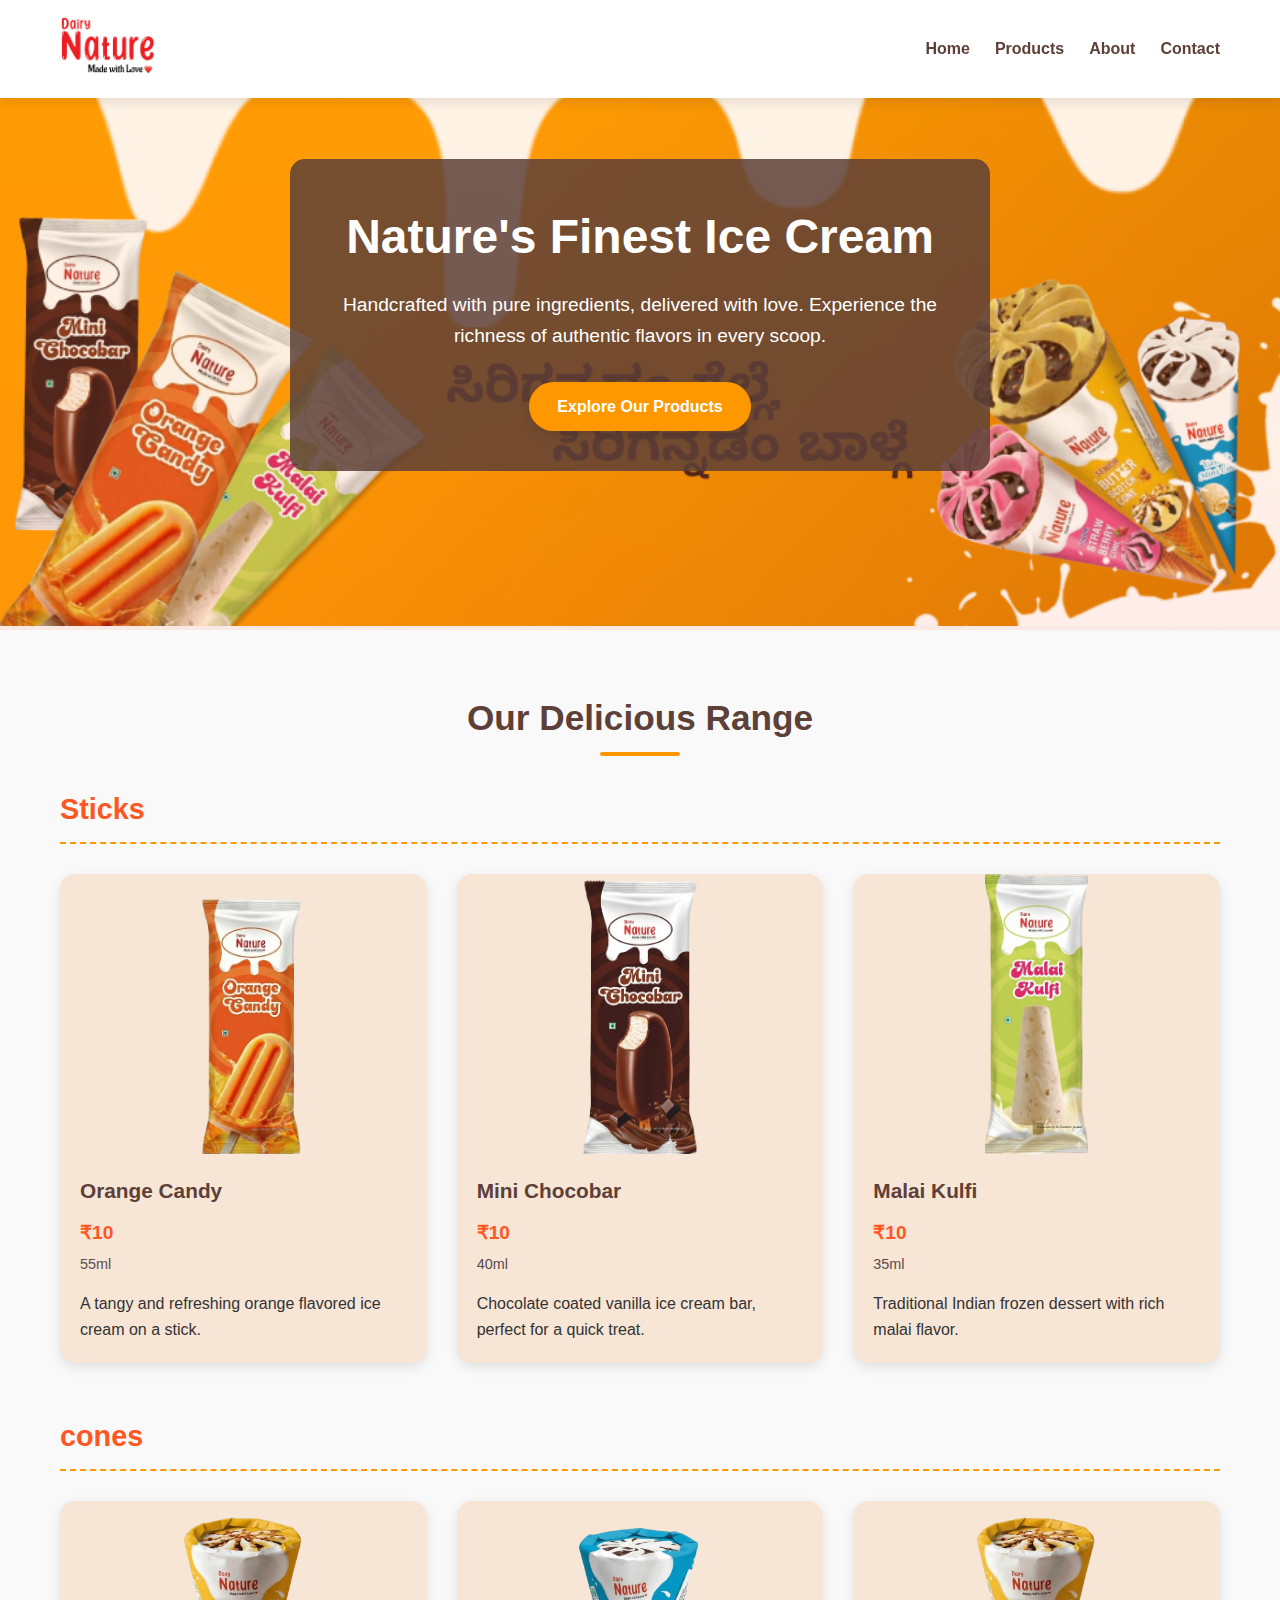
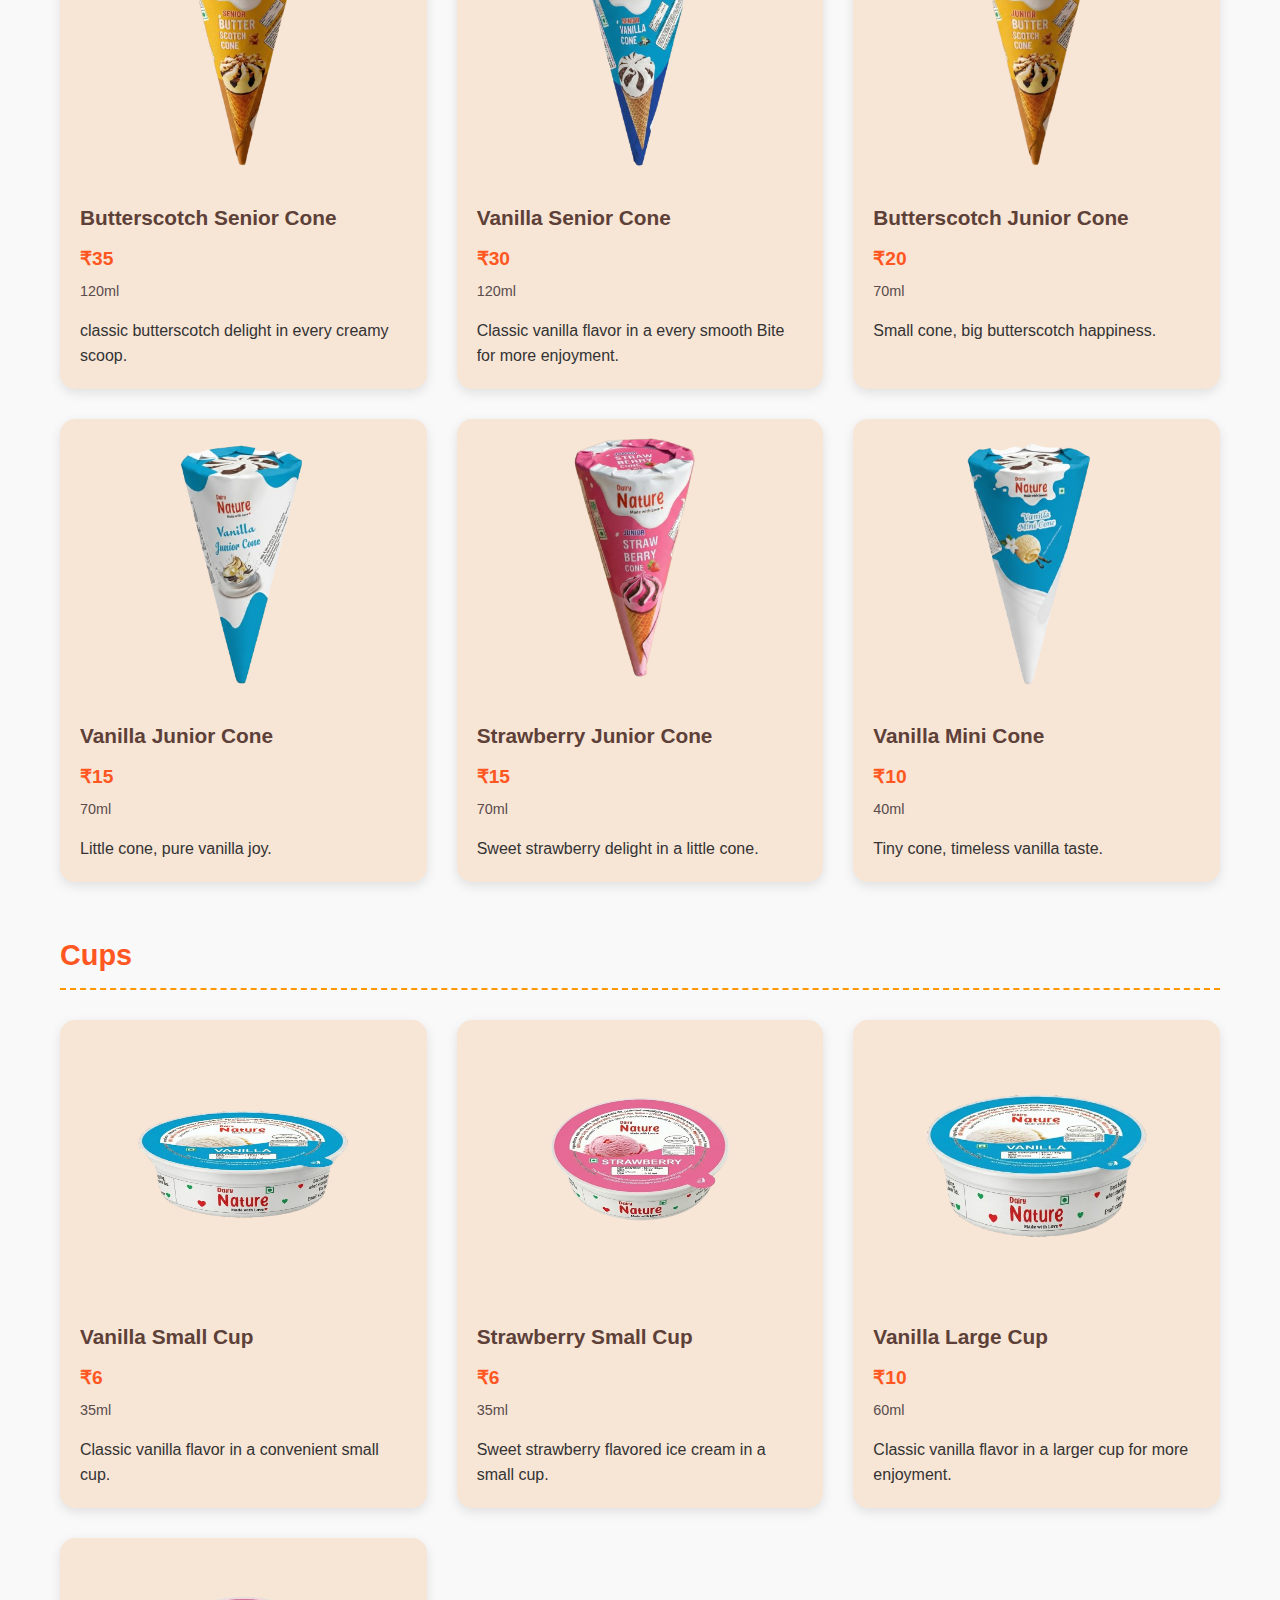
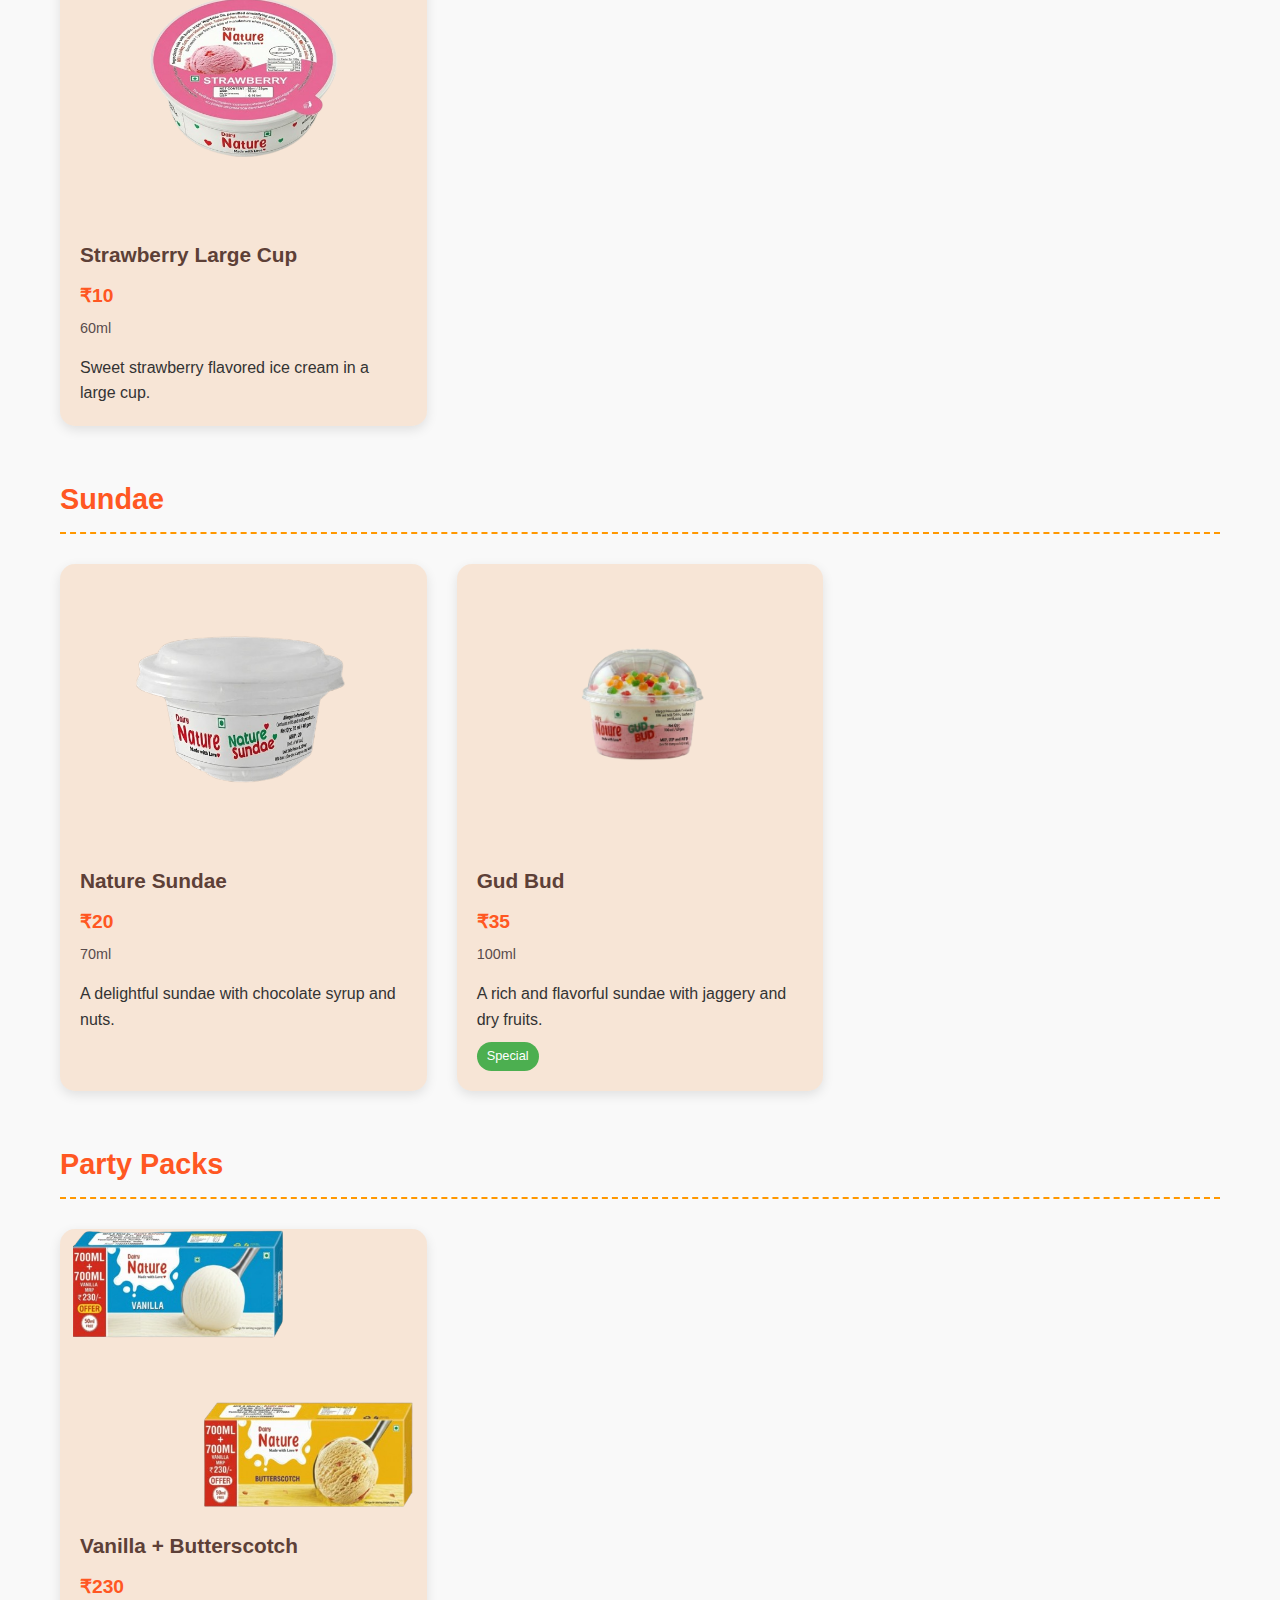
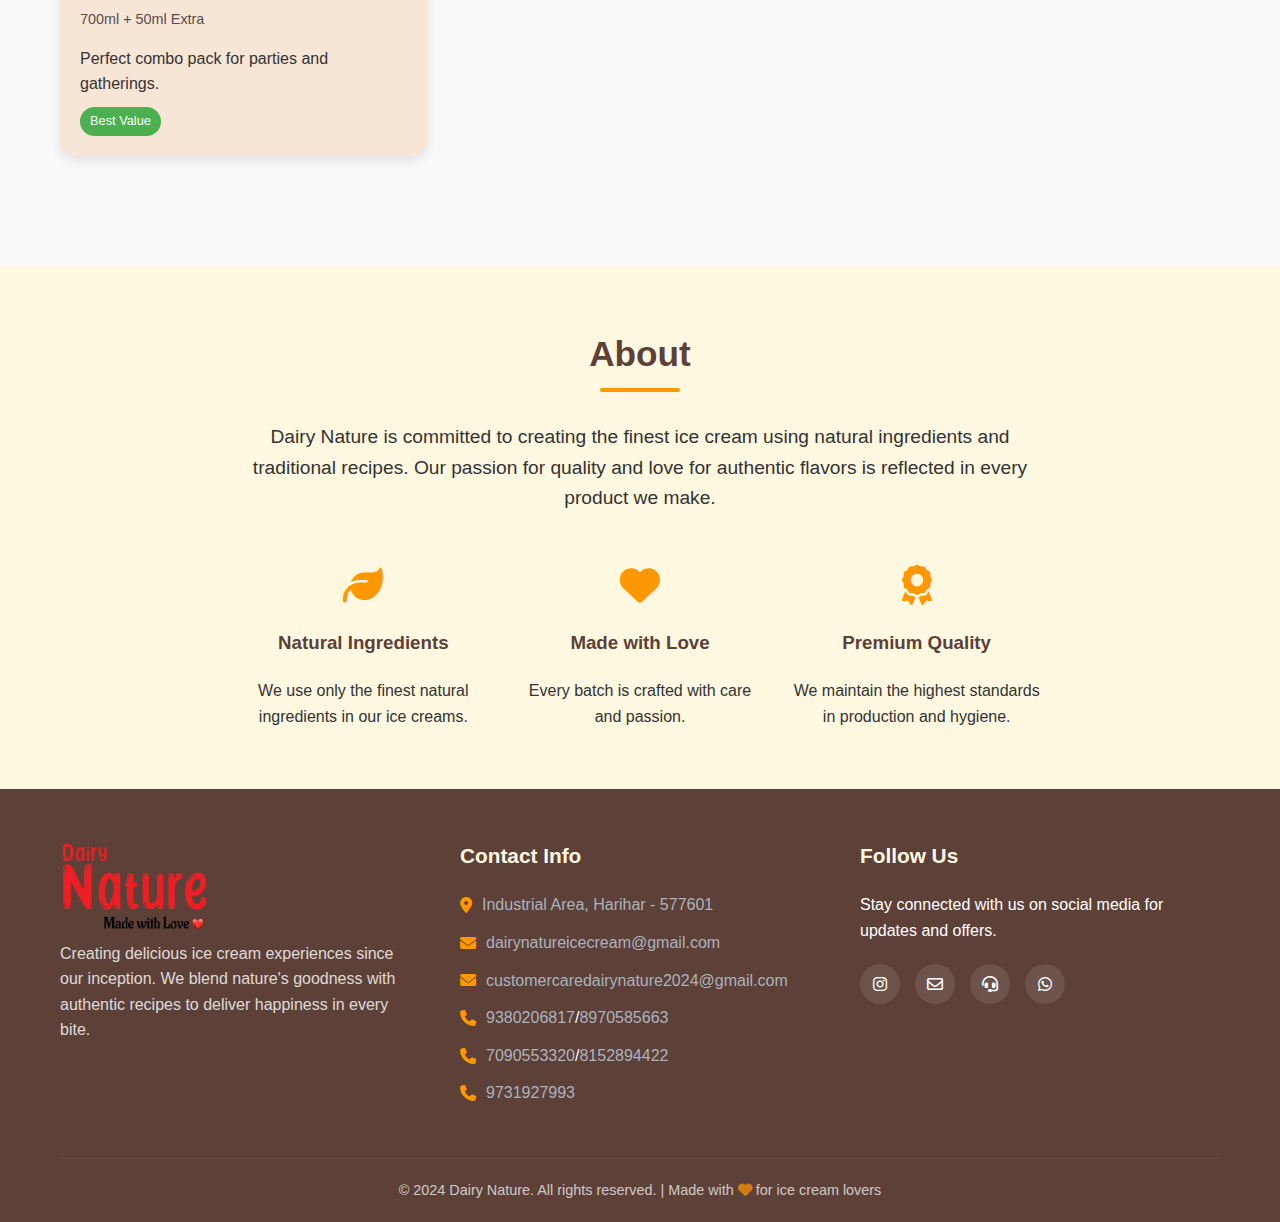
<file: Dairy nature Website/index.html>
<!DOCTYPE html>
<html lang="en">

<head>
    <meta charset="UTF-8">
    <meta name="viewport" content="width=device-width, initial-scale=1.0">
    <title>Dairy Nature - Made With Love ❤️ </title>
    <link rel="icon" type="image/png" href="assets/Logo.png">
    <link rel="stylesheet" href="https://cdnjs.cloudflare.com/ajax/libs/font-awesome/6.4.0/css/all.min.css">
    <link rel="stylesheet" href="style.css">

</head>

<body>
    <!-- Header -->
    <header>
        <div class="container header-container">
            <div class="logo">
                <!-- add imag -->
                <div>
                    <img src="assets/Logo.png" alt="Dairy Nature Logo">
                </div>
            </div>

            <button class="mobile-menu-btn" id="mobileMenuBtn">
                <i class="fas fa-bars"></i>
            </button>

            <nav id="mainNav">
                <ul>
                    <li><a href="#home">Home</a></li>
                    <li><a href="#products">Products</a></li>
                    <li><a href="#about">About</a></li>
                    <li><a href="#contact">Contact</a></li>
                </ul>
            </nav>
        </div>
    </header>

    <!-- Hero Section -->
    <section class="hero" id="home">
        <div class="container">
            <div class="hero-content">
                <h1>Nature's Finest Ice Cream</h1>
                <p>Handcrafted with pure ingredients, delivered with love. Experience the richness of authentic flavors
                    in every scoop.</p>
                <a href="#products" class="btn">Explore Our Products</a>
            </div>
        </div>
    </section>

    <!-- Products Section -->
    <section id="products">
        <div class="container">
            <h2>Our Delicious Range</h2>

            <!-- Sticks -->
            <div class="category">
                <h3>Sticks</h3>
                <div class="products-grid">
                    <div class="product-card">
                        <div class="product-img" style="background-image: url('assets/orange\ candy.png');">
                        </div>
                        <div class="product-content">
                            <h4 class="product-title">Orange Candy</h4>
                            <div class="product-price">₹10</div>
                            <div class="product-volume">55ml</div>
                            <p>A tangy and refreshing orange flavored ice cream on a stick.</p>
                        </div>
                    </div>

                    <div class="product-card">
                        <div class="product-img" style="background-image: url('assets/minichocobar.png');">
                        </div>
                        <div class="product-content">
                            <h4 class="product-title">Mini Chocobar</h4>
                            <div class="product-price">₹10</div>
                            <div class="product-volume">40ml</div>
                            <p>Chocolate coated vanilla ice cream bar, perfect for a quick treat.</p>
                        </div>
                    </div>

                    <div class="product-card">
                        <div class="product-img" style="background-image: url('assets/malai\ Kulfi.png');">
                        </div>
                        <div class="product-content">
                            <h4 class="product-title">Malai Kulfi</h4>
                            <div class="product-price">₹10</div>
                            <div class="product-volume">35ml</div>
                            <p>Traditional Indian frozen dessert with rich malai flavor.</p>
                        </div>
                    </div>
                </div>
            </div>


 <!-- Cones -->
            <div class="category">
                <h3>cones</h3>
                <div class="products-grid">
                    <div class="product-card">
                        <!-- <div class="product-img"
                            style="background-image: url('assets/large\ cup.png');">
                        </div> -->


                        <div class="product-img" style="background-image: url('assets/Butter_Scotch_senior_with_cap-removebg-preview.png');">

                        </div>
                        <div class="product-content">
                            <h4 class="product-title">Butterscotch Senior Cone</h4>
                            <div class="product-price">₹35</div>
                            <div class="product-volume">120ml</div>
                            <p> classic butterscotch delight in every creamy scoop.</p>
                        </div>
                    </div>


                    <div class="product-card">
                        <div class="product-img" style="background-image: url('assets/vanilla_cone_senior_with_cap-removebg-preview.png');">
                        </div>
                        <div class="product-content">
                            <h4 class="product-title">Vanilla Senior Cone</h4>
                            <div class="product-price">₹30</div>
                            <div class="product-volume">120ml</div>
                            <p>Classic vanilla flavor in a every smooth Bite for more enjoyment.</p>
                        </div>
                    </div>



                    <div class="product-card">
                        <!-- <div class="product-img"
                            style="background-image: url('assets/strawberry\ .png');">
                        </div> -->

                        <div class="product-img" style="background-image: url('assets/Butter_Scotch_Junior_with_cap-removebg-preview.png');">

                        </div>

                        <div class="product-content">
                            <h4 class="product-title">Butterscotch Junior Cone</h4>
                            <div class="product-price">₹20</div>
                            <div class="product-volume">70ml</div>
                            <p>Small cone, big butterscotch happiness.</p>
                        </div>
                    </div>



                    
                    <div class="product-card">
                        <div class="product-img" style="background-image: url('assets/vanilla__junior_coner_with_cap-removebg-preview.png');">
                        </div>
                        <div class="product-content">
                            <h4 class="product-title">Vanilla Junior Cone</h4>
                            <div class="product-price">₹15</div>
                            <div class="product-volume">70ml</div>
                            <p>Little cone, pure vanilla joy.</p>
                        </div>
                    </div>

                    

                    <div class="product-card">
                        <div class="product-img" style="background-image: url('assets/strawerry_junior_with_cap-removebg-preview.png');">
                        </div>
                        <div class="product-content">
                            <h4 class="product-title">Strawberry Junior Cone</h4>
                            <div class="product-price">₹15</div>
                            <div class="product-volume">70ml</div>
                            <p>Sweet strawberry delight in a little cone.</p>
                        </div>
                    </div>


                    <div class="product-card">
                        <div class="product-img" style="background-image: url('assets/vanilla_mini_cone_with_caop-removebg-preview.png');">
                        </div>
                        <div class="product-content">
                            <h4 class="product-title">Vanilla Mini Cone</h4>
                            <div class="product-price">₹10</div>
                            <div class="product-volume">40ml</div>
                            <p>Tiny cone, timeless vanilla taste.</p>
                        </div>
                    </div>


                </div>
            </div>



            <!-- Cups -->
            <div class="category">
                <h3>Cups</h3>
                <div class="products-grid">
                    <div class="product-card">
                        <!-- <div class="product-img"
                            style="background-image: url('assets/large\ cup.png');">
                        </div> -->


                        <div class="product-img" style="
       background-image: url('assets/large%20cup.png');
       background-size: 350px 150px;
       background-repeat: no-repeat;
       background-position: center;
     ">
                        </div>
                        <div class="product-content">
                            <h4 class="product-title">Vanilla Small Cup</h4>
                            <div class="product-price">₹6</div>
                            <div class="product-volume">35ml</div>
                            <p>Classic vanilla flavor in a convenient small cup.</p>
                        </div>
                    </div>

                    <div class="product-card">
                        <!-- <div class="product-img"
                            style="background-image: url('assets/strawberry\ .png');">
                        </div> -->

                        <div class="product-img" style="
       background-image: url('assets/strawberry\ .png');
       background-size: 350px 150px;
       background-repeat: no-repeat;
       background-position: center;
     ">
                        </div>

                        <div class="product-content">
                            <h4 class="product-title">Strawberry Small Cup</h4>
                            <div class="product-price">₹6</div>
                            <div class="product-volume">35ml</div>
                            <p>Sweet strawberry flavored ice cream in a small cup.</p>
                        </div>
                    </div>

                    <div class="product-card">
                        <div class="product-img" style="background-image: url('assets/large\ cup.png');">
                        </div>
                        <div class="product-content">
                            <h4 class="product-title">Vanilla Large Cup</h4>
                            <div class="product-price">₹10</div>
                            <div class="product-volume">60ml</div>
                            <p>Classic vanilla flavor in a larger cup for more enjoyment.</p>
                        </div>
                    </div>

                    <div class="product-card">
                        <div class="product-img" style="background-image: url('assets/strawberry\ .png');">
                        </div>
                        <div class="product-content">
                            <h4 class="product-title">Strawberry Large Cup</h4>
                            <div class="product-price">₹10</div>
                            <div class="product-volume">60ml</div>
                            <p>Sweet strawberry flavored ice cream in a large cup.</p>
                        </div>
                    </div>
                </div>
            </div>

            <!-- Sundae -->
            <div class="category">
                <h3>Sundae</h3>
                <div class="products-grid">
                    <div class="product-card">
                        <div class="product-img" style="background-image: url('assets/nature\ sundae.png');">
                        </div>
                        <div class="product-content">
                            <h4 class="product-title">Nature Sundae</h4>
                            <div class="product-price">₹20</div>
                            <div class="product-volume">70ml</div>
                            <p>A delightful sundae with chocolate syrup and nuts.</p>
                        </div>
                    </div>

                    <div class="product-card">
                        <div class="product-img" style="background-image: url('assets/gud\ bud.png');">
                        </div>
                        <div class="product-content">
                            <h4 class="product-title">Gud Bud</h4>
                            <div class="product-price">₹35</div>
                            <div class="product-volume">100ml</div>
                            <p>A rich and flavorful sundae with jaggery and dry fruits.</p>
                            <span class="product-tag">Special</span>
                        </div>
                    </div>
                </div>
            </div>

            <!-- Additional product categories would continue here -->
            <!-- For brevity, I've shown 3 categories but you can add all from your catalog -->

            <!-- Party Packs -->
            <div class="category">
                <h3>Party Packs</h3>
                <div class="products-grid">
                    <div class="product-card">
                        <div class="product-img" style="background-image: url('assets/vennilabutterscotch.png');">
                        </div>
                        <div class="product-content">
                            <h4 class="product-title">Vanilla + Butterscotch</h4>
                            <div class="product-price">₹230</div>
                            <div class="product-volume">700ml + 50ml Extra</div>
                            <p>Perfect combo pack for parties and gatherings.</p>
                            <span class="product-tag">Best Value</span>
                        </div>
                    </div>
                </div>
            </div>
        </div>
    </section>

    <!-- About Section -->
    <section id="about" style="background-color: var(--light);">
        <div class="container">
            <h2>About </h2>
            <div style="max-width: 800px; margin: 0 auto; text-align: center;">
                <p style="font-size: 1.2rem; margin-bottom: 30px;">
                    Dairy Nature is committed to creating the finest ice cream using natural ingredients and traditional
                    recipes. Our passion for quality and love for authentic flavors is reflected in every product we
                    make.
                </p>
                <div style="display: flex; justify-content: center; flex-wrap: wrap; gap: 30px; margin-top: 40px;">
                    <div style="text-align: center; flex: 1; min-width: 200px;">
                        <div style="font-size: 2.5rem; color: var(--primary); margin-bottom: 10px;"><i
                                class="fas fa-leaf"></i></div>
                        <h3>Natural Ingredients</h3>
                        <p>We use only the finest natural ingredients in our ice creams.</p>
                    </div>
                    <div style="text-align: center; flex: 1; min-width: 200px;">
                        <div style="font-size: 2.5rem; color: var(--primary); margin-bottom: 10px;"><i
                                class="fas fa-heart"></i></div>
                        <h3>Made with Love</h3>
                        <p>Every batch is crafted with care and passion.</p>
                    </div>
                    <div style="text-align: center; flex: 1; min-width: 200px;">
                        <div style="font-size: 2.5rem; color: var(--primary); margin-bottom: 10px;"><i
                                class="fas fa-award"></i></div>
                        <h3>Premium Quality</h3>
                        <p>We maintain the highest standards in production and hygiene.</p>
                    </div>
                </div>
            </div>
        </div>
    </section>

    <!-- Footer -->
    <footer id="contact">
        <div class="container">
            <div class="footer-content">
                <div class="footer-about">
                    <img src="assets/Logo.png" alt="Dairy Nature Logo" width="150">

                    <!-- <div class="footer-logo">Dairy<span>Nature</span></div> -->
                    <p>Creating delicious ice cream experiences since our inception. We blend nature's goodness with
                        authentic recipes to deliver happiness in every bite.</p>

                </div>

                <div class="footer-contact">
                    <h4>Contact Info</h4>
                    <ul class="contact-info">
                        <li>
                            <i class="fas fa-map-marker-alt"></i>
                            <a href="https://www.google.com/maps/search/?api=1&query=Industrial+Area,+Harihar+577601"
                                target="_blank">
                                Industrial Area, Harihar - 577601
                            </a>
                        </li>

                        <li>
                            <i class="fas fa-envelope"></i>
                            <a href="mailto:dairynatureicecream@gmail.com">
                                dairynatureicecream@gmail.com
                            </a>
                        </li>

                        <li>
                            <i class="fas fa-envelope"></i>
                            <a href="mailto:customercaredairynature2024@gmail.com">
                                customercaredairynature2024@gmail.com
                            </a>
                        </li>

                        <li>
                            <i class="fas fa-phone"></i>
                            <a href="tel:+919380206817">9380206817</a> /
                            <a href="tel:+918970585663">8970585663</a>
                        </li>

                        <li>
                            <i class="fas fa-phone"></i>
                            <a href="tel:+917090553320">7090553320</a> /
                            <a href="tel:+918152894422">8152894422</a>
                        </li>
                        <li>
                            <i class="fas fa-phone"></i>
                            <a href="tel:+919731927993">9731927993</a> 
                        </li>
                    </ul>
                </div>

                <div class="footer-social">
                    <h4>Follow Us</h4>
                    <p>Stay connected with us on social media for updates and offers.</p>
                    <div class="social-links">
                        <a href="https://www.instagram.com/dairy__nature/?__pwa=1"><i class="fab fa-instagram"></i></a>
                        <a href="mailto:dairynatureicecream@gmail.com"><i class="far fa-envelope"></i></a>
                        <a href="mailto:customercaredairynature2024@gmail.com"><i class="fas fa-headset"></i></a>
                        <a href="https://wa.me/918152894422"><i class="fab fa-whatsapp"></i></a>


                    </div>
                </div>
            </div>

            <div class="copyright">
                <p>&copy; 2024 Dairy Nature. All rights reserved. | Made with <i class="fas fa-heart"
                        style="color: #ff9800;"></i> for ice cream lovers</p>
            </div>
        </div>
    </footer>
    <script src="script.js"></script>

</body>

</html>
</file>
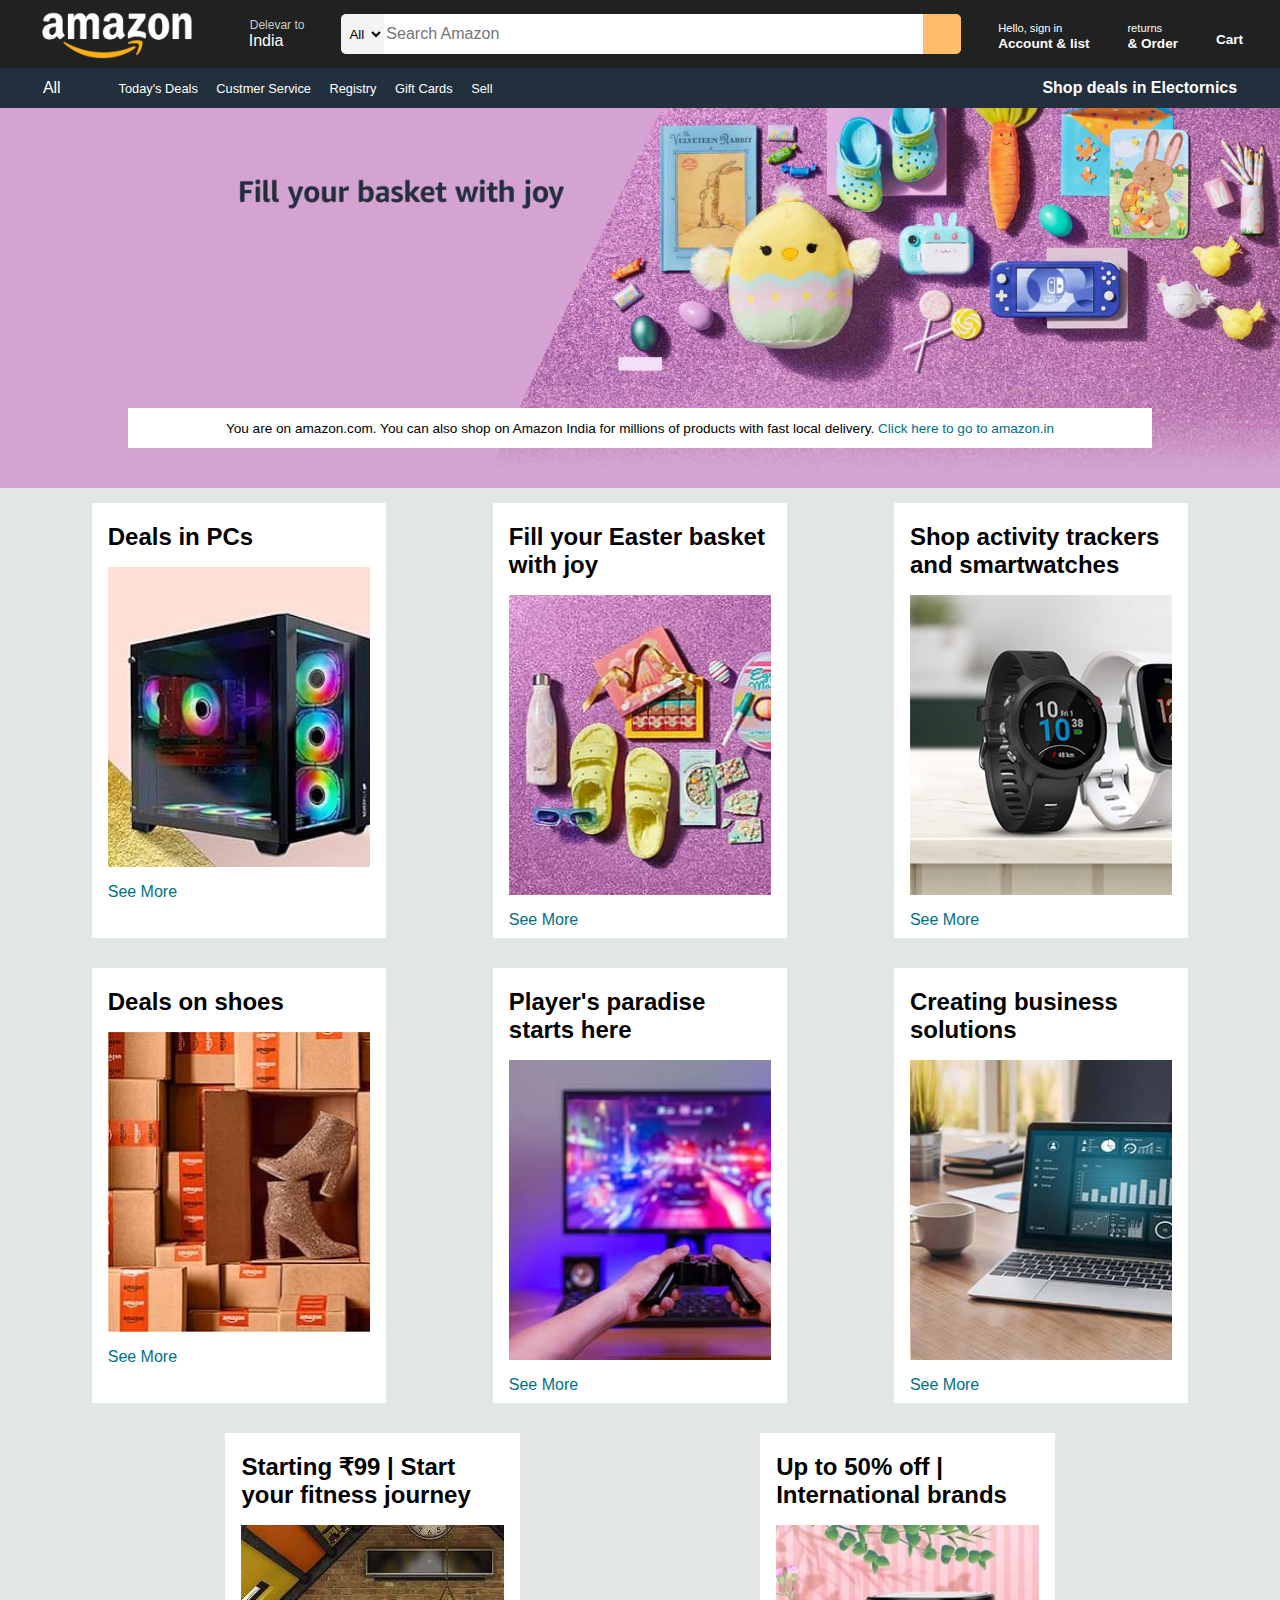
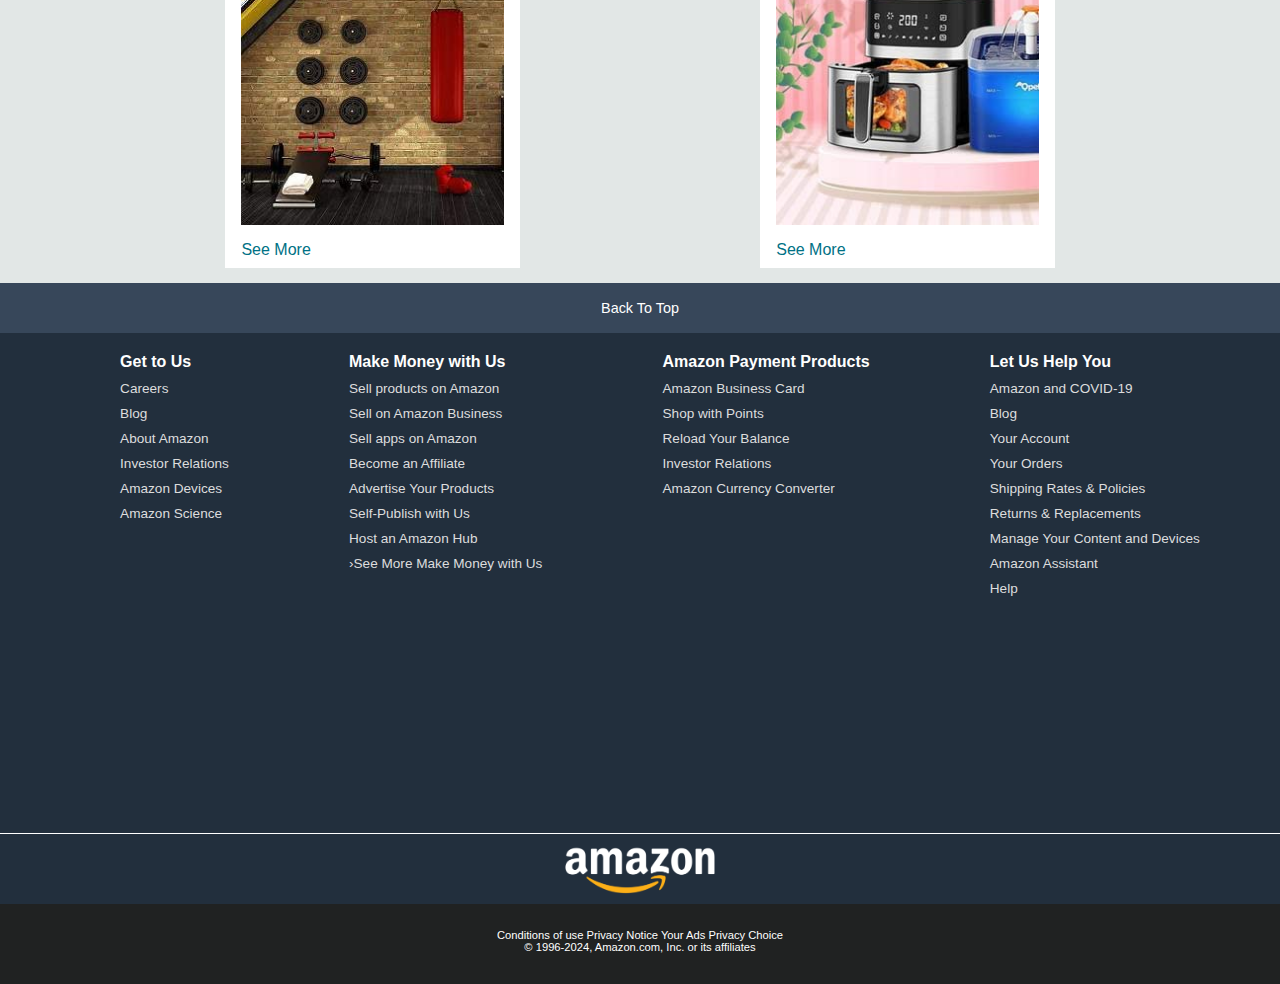
<file: amazon clon/indx.html>
<!DOCTYPE html>
<html lang="en">
    <head>
        <meta charset="UTF-8">
        <link rel="shortcut icon"type="x-icon" href="LOGO.jpeg">
        <meta http-equiv="X-UA-Compatible" content="IE=edge">
        <meta name="viewport " content="width=device-width, initial-scale=1.0">
        <title>Amazon</title>
        <link rel="stylesheet" href="https://cdnjs.cloudflare.com/ajax/libs/font-awesome/6.5.1/css/all.min.css" integrity="sha512-DTOQO9RWCH3ppGqcWaEA1BIZOC6xxalwEsw9c2QQeAIftl+Vegovlnee1c9QX4TctnWMn13TZye+giMm8e2LwA==" crossorigin="anonymous" referrerpolicy="no-referrer" />
        <link rel="stylesheet" href="style.css">
        
    </head>
    <body>
       
        
      <header>
        <div class="navbar">
             <div class="nav-logo border">
                 <div class="logo"></div>
        </div>

        <div class="nav-address border">
          <p class="add-1st" >Delevar to</p>
          <div class="add-icon">
            <i class="fa-solid fa-location-dot"></i>
            <p class="add-2nd">India</p>
          </div>
        </div>

        <div class="nav-search">
          <select class="Search-select">
            <option>All</option>
          </select>
          <input placeholder="Search Amazon" class="Search-input">
          <div class="search-icon">
            <i class="fa-solid fa-magnifying-glass"></i> 
          </div>
        </div>

        <div class="nav-signin border">
          <p><span>Hello, sign in </span></p>
          <p class="nav-2nd">Account & list </p>
        </div>
     
      <div class="nav-return border">
        <p><span>returns </span></p>
        <p class="nav-2nd">& Order </p>
      </div>
    
      <div class="nav-cart border">
        <i class="fa-solid fa-cart-plus"></i>
        Cart
      </div>
    </div>
      

      <div class="pannel">
        <div class="pannel-all">
        <i class="fa-solid fa-bars"></i>
        All
      </div>
      <div class="pannel-ops">
        <p>Today's Deals</p>
        <p>Custmer Service</p> 
        <p>Registry</p>
        <p>Gift Cards</p>
        <p>Sell</p>
      </div>
      <div class="pannel-deals">
        Shop deals in Electornics
      </div>
    </div>
       
    </header>   

    <div class="hero-section">
      <div class="hero-msg">
        <p>You are on amazon.com. You can also shop on Amazon India for millions of products with fast local delivery.<a> Click here to go to amazon.in</a></p>
      </div>

    </div>
    

    <div class="shop-section">
      <div class="box1 box">
      <div class="box-cont">
        <h2>Deals in PCs</h2>  
      <div class="box-img" style="background-image: url('pc.jpg');"></div>
      <p>See More</p>
      </div>
      </div>
      <div class="box2 box"><div class="box-cont">
        <h2>Fill your Easter basket with joy</h2>  
      <div class="box-img" style="background-image: url('box2.jpg');"></div>
      <p>See More</p>
      </div>
    </div>
      <div class="box3 box"><div class="box-cont">
        <h2>Shop activity trackers and smartwatches</h2>  
      <div class="box-img" style="background-image: url('box3.jpg');"></div>
      <p>See More</p>
      </div>
    </div>
      <div class="box4 box"><div class="box-cont">
        <h2>Deals on shoes</h2>  
      <div class="box-img" style="background-image: url('box4.jpg');"></div>
      <p>See More</p>
      </div>
    </div>

    <div class="box1 box">
      <div class="box-cont">
        <h2>Player's paradise starts here</h2>  
      <div class="box-img" style="background-image: url('box5.jpg');"></div>
      <p>See More</p>
      </div>
      </div>
      <div class="box2 box"><div class="box-cont">
        <h2>Creating business solutions</h2>  
      <div class="box-img" style="background-image: url('box6.jpg');"></div>
      <p>See More</p>
      </div>
    </div>
      <div class="box3 box"><div class="box-cont">
        <h2>Starting ₹99 | Start your fitness journey</h2>  
      <div class="box-img" style="background-image: url('box7.jpg');"></div>
      <p>See More</p>
      </div>
    </div>
      <div class="box4 box"><div class="box-cont">
        <h2>Up to 50% off | International brands</h2>  
      <div class="box-img" style="background-image: url('box8.jpg');"></div>
      <p>See More</p>
      </div>
    </div>
    </div>

    <footer>
      <div class="foot-panel">
        Back To Top
      </div>

      <div class="foot-panel2">
        <ul>
          <p>Get to Us</p>
          <a>Careers</a>
          <a>Blog</a>
          <a>About Amazon</a>
          <a>Investor Relations</a>
          <a>Amazon Devices</a>
          <a>Amazon Science</a>
        </ul>

        <ul>
          <p>Make Money with Us</p>
          <a>Sell products on Amazon</a>
          <a>Sell on Amazon Business</a>
          <a>Sell apps on Amazon</a>
          <a>Become an Affiliate</a>
          <a>Advertise Your Products</a>
          <a>Self-Publish with Us</a>
          <a>Host an Amazon Hub</a>
          <a>›See More Make Money with Us</a>
        </ul>
        	
        <ul>
          <p>Amazon Payment Products</p>
          <a>Amazon Business Card</a>
          <a>Shop with Points</a>
          <a>Reload Your Balance</a>
          <a>Investor Relations</a>
          <a>Amazon Currency Converter</a>
        </ul>

        <ul>
          <p> Let Us Help You</p>
          <a>Amazon and COVID-19</a>
          <a>Blog</a>
          <a>Your Account</a>
          <a>Your Orders</a>
          <a>Shipping Rates & Policies</a>
          <a>Returns & Replacements</a>
          <a>Manage Your Content and Devices</a>
          <a>Amazon Assistant</a>
          <a>Help</a>
        </ul>  


      </div>

      <div class="foot-panel3">
        <div class="logo">

        </div>
      </div>

      <div class="foot-panel4">
        <div class="pages">
          <a>Conditions of use</a>
          <a>Privacy Notice</a>
          <a>Your Ads Privacy Choice</a>
        </div>
        <div class="copyrighy">
          © 1996-2024, Amazon.com, Inc. or its affiliates
        </div>
      </div>
    </footer>
  </body>
</html>
</file>
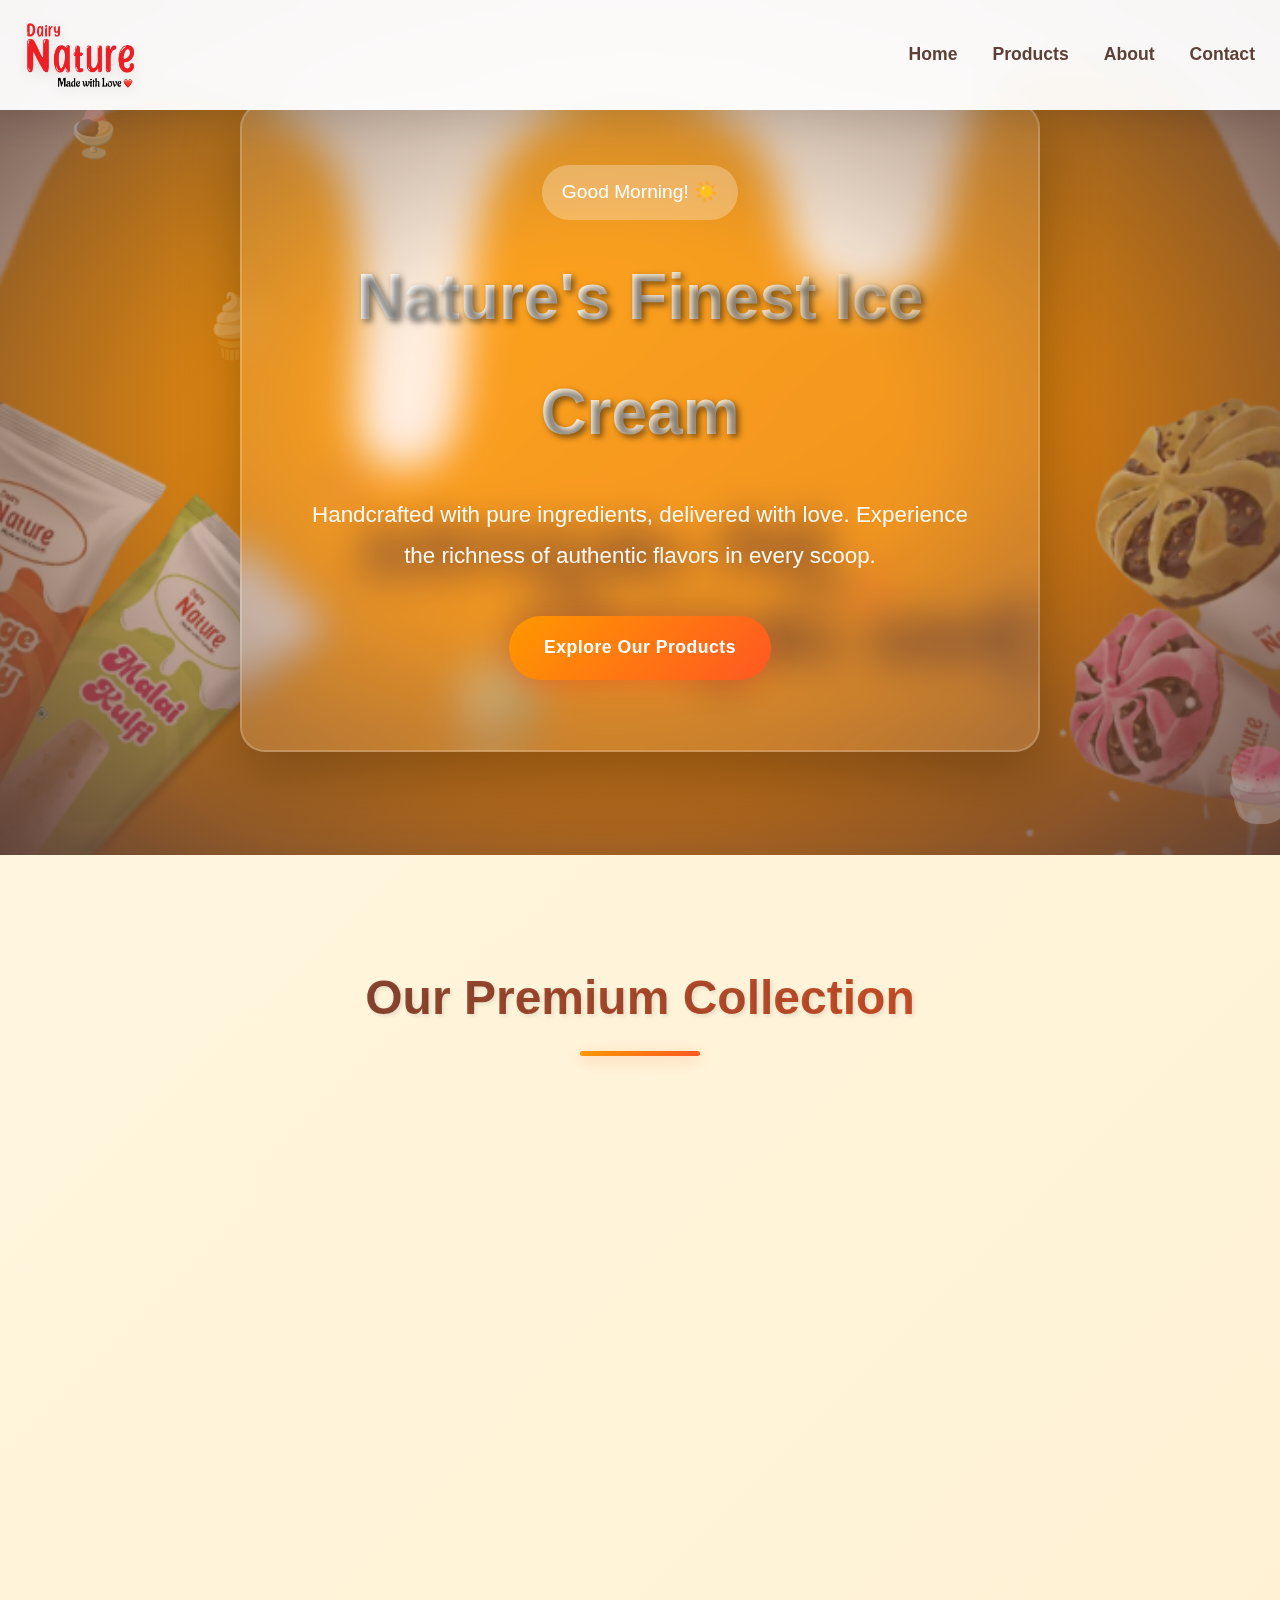
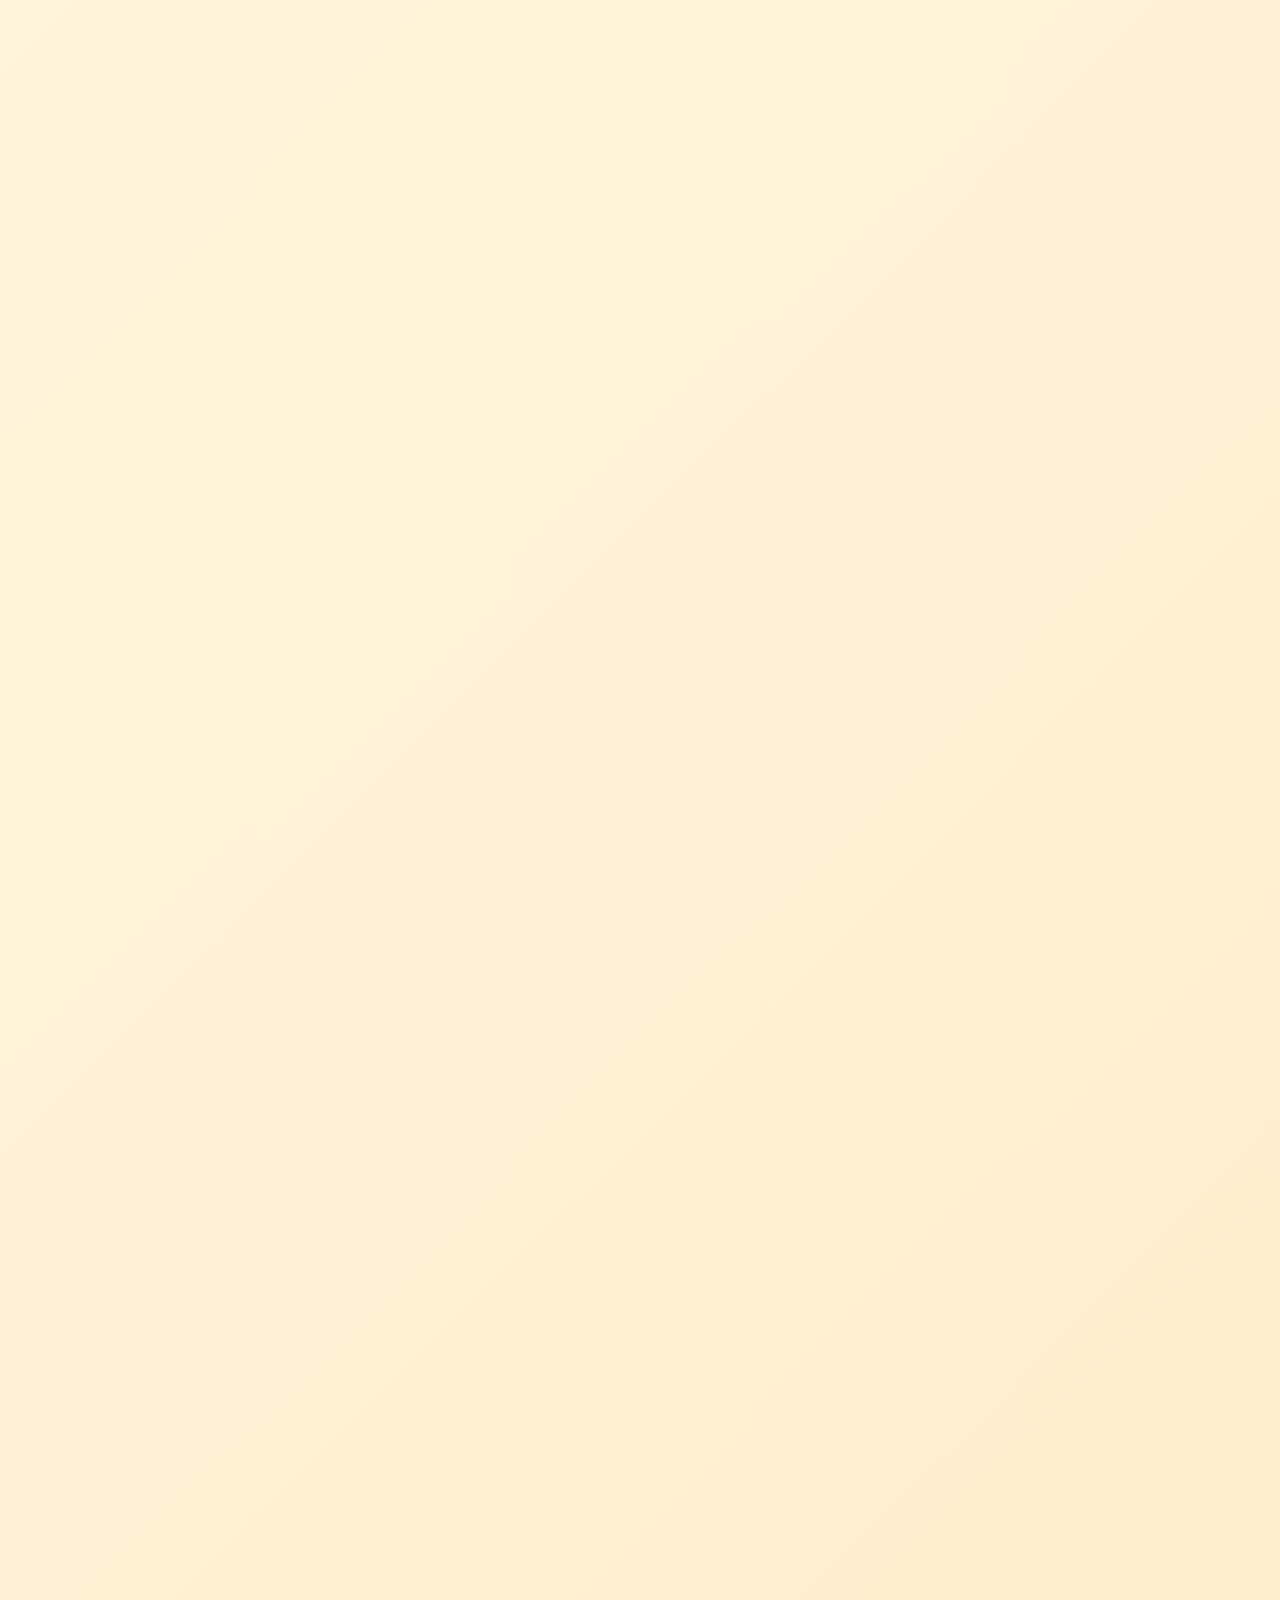
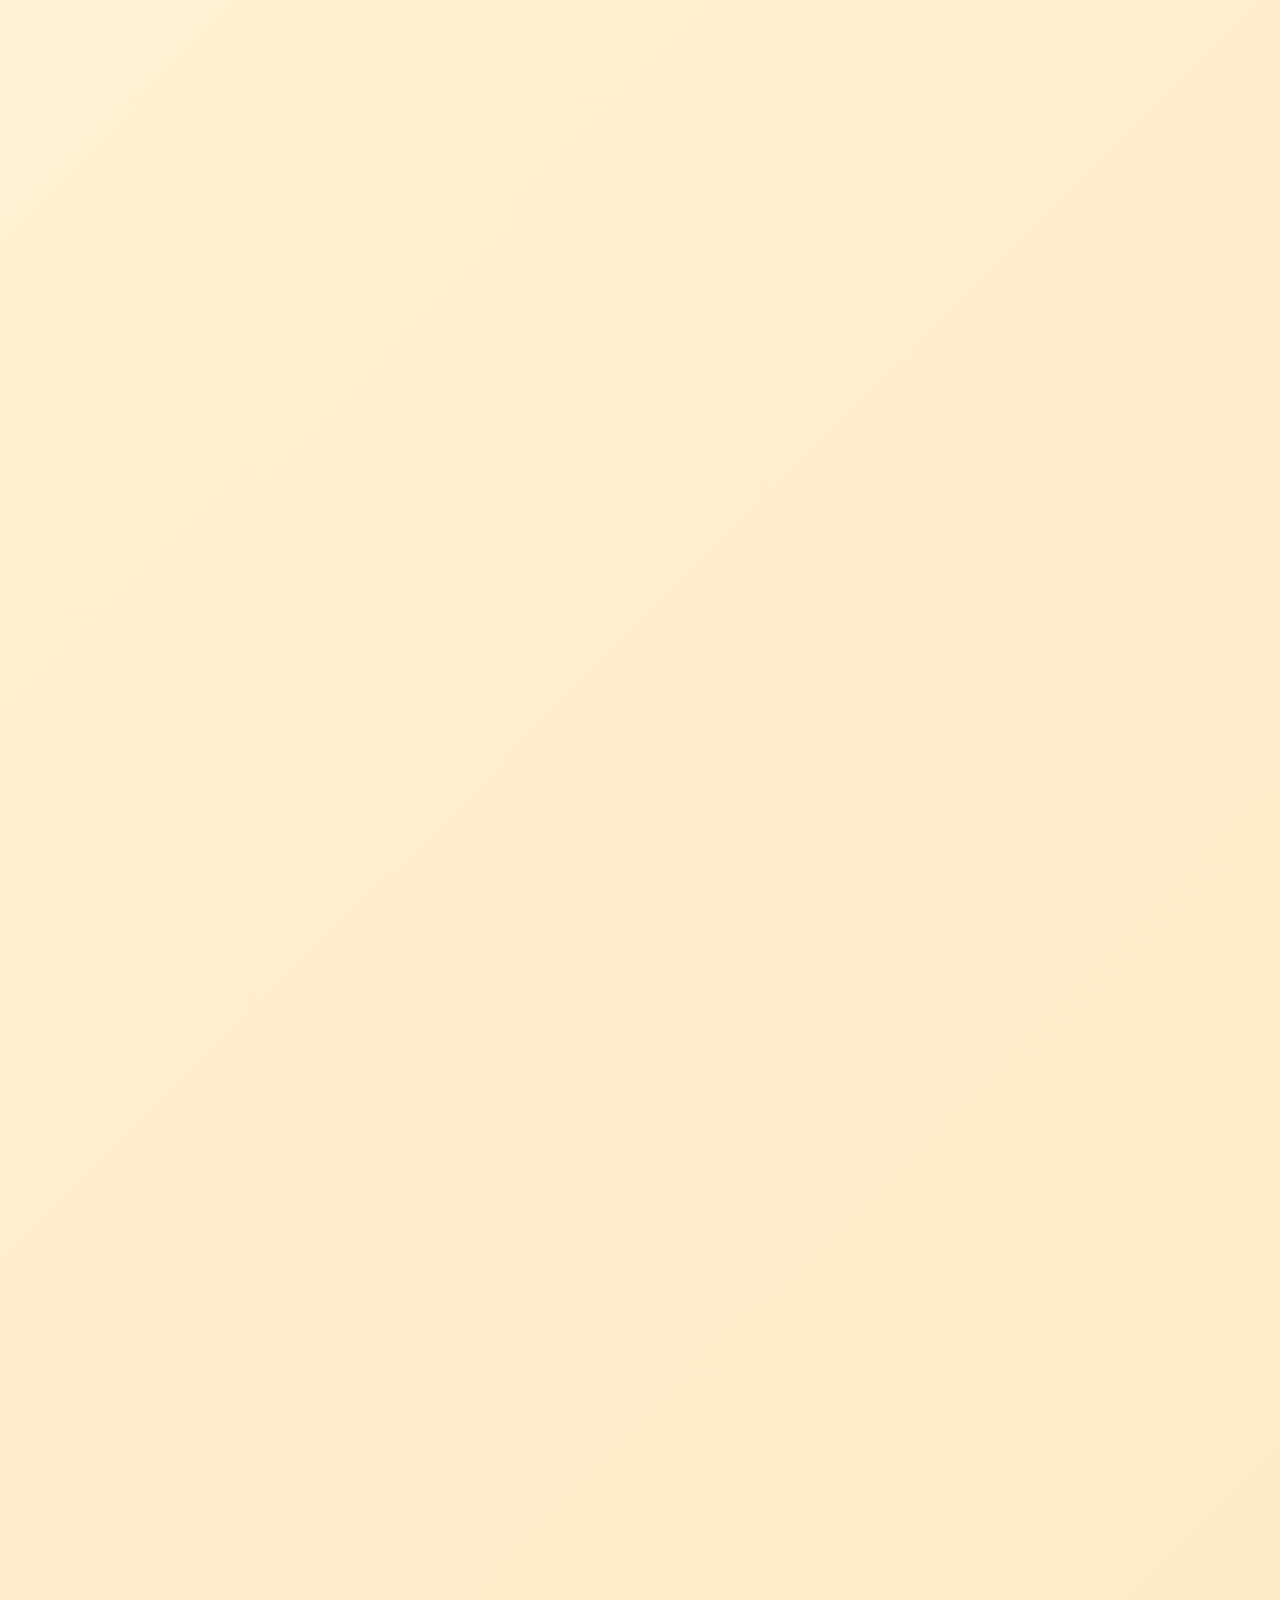
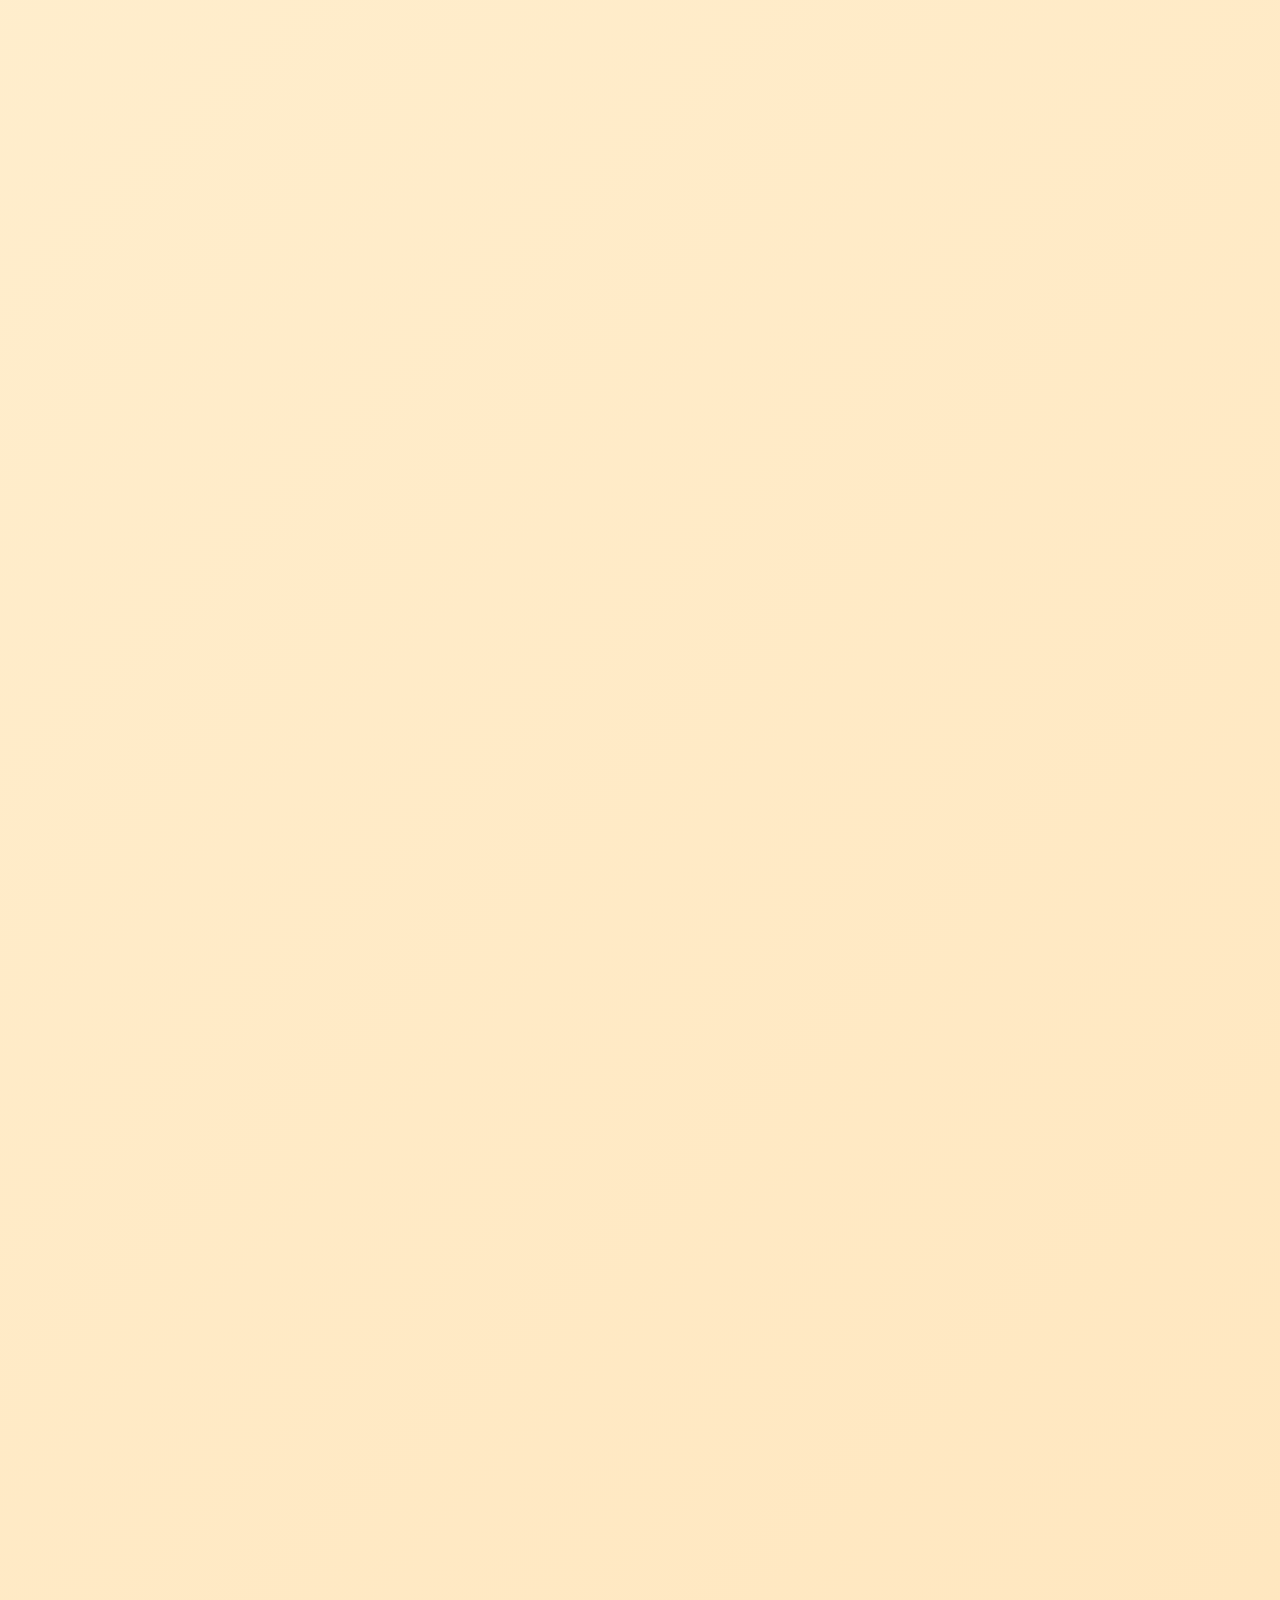
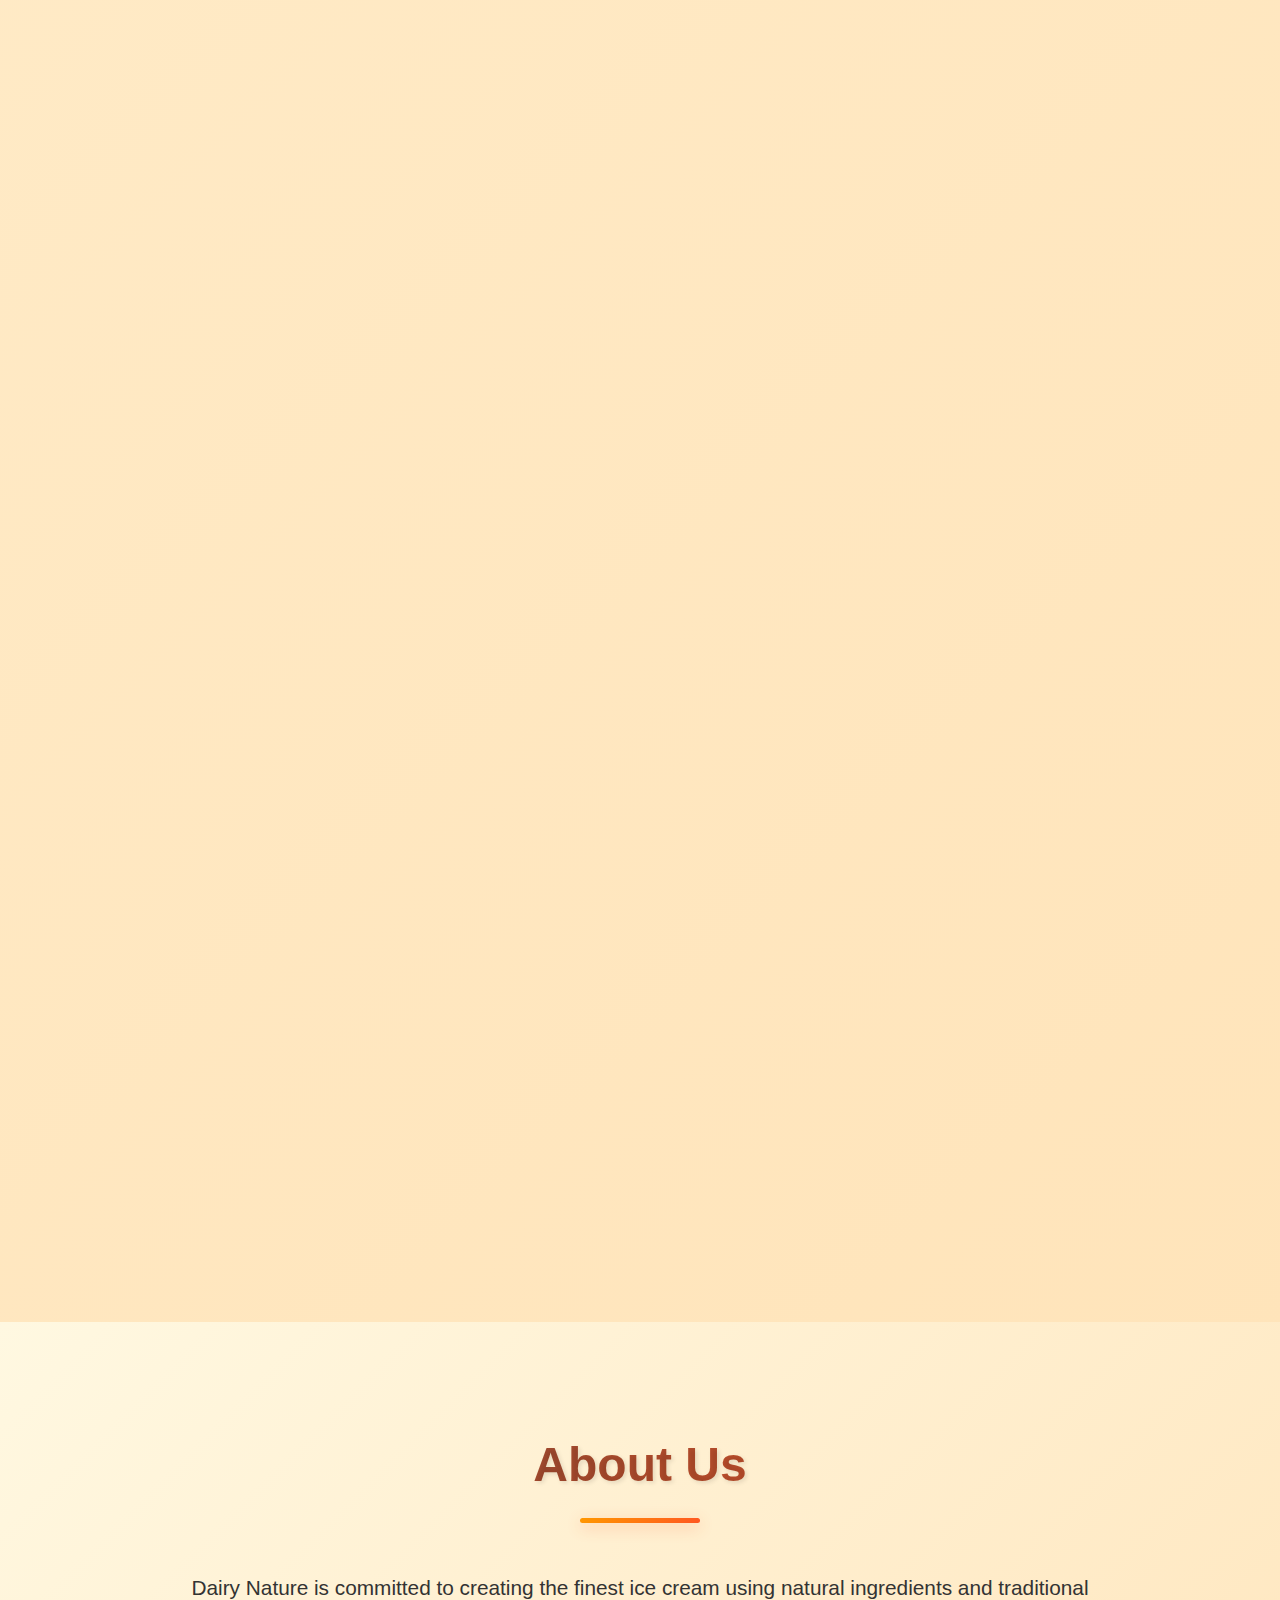
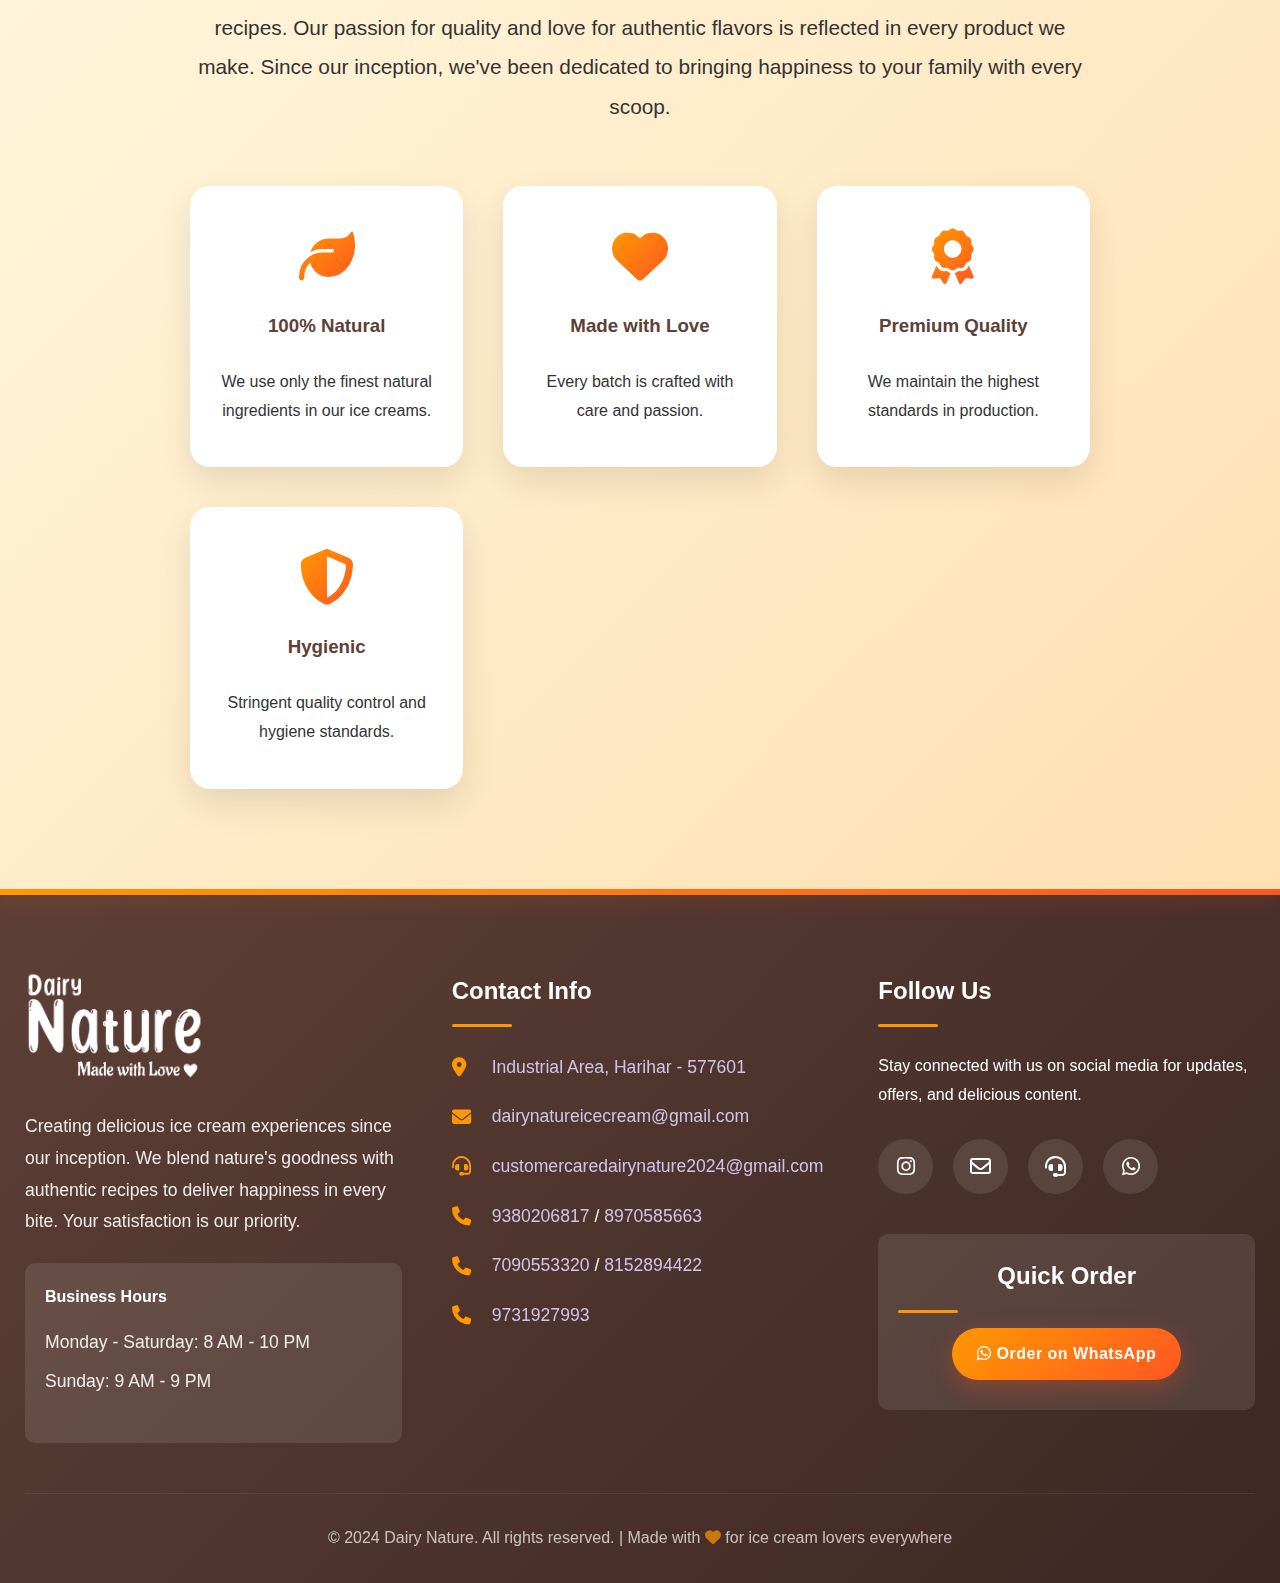
<file: Dairy nature Website/iamge.html>
<!DOCTYPE html>
<html lang="en">

<head>
    <meta charset="UTF-8">
    <meta name="viewport" content="width=device-width, initial-scale=1.0">
    <title>Dairy Nature - Made With Love ❤️</title>
    <link rel="icon" type="image/png" href="assets/Logo.png">
    <link rel="stylesheet" href="https://cdnjs.cloudflare.com/ajax/libs/font-awesome/6.4.0/css/all.min.css">
    <link rel="stylesheet" href="https://cdnjs.cloudflare.com/ajax/libs/animate.css/4.1.1/animate.min.css">

    <style>
        /* Base Styles */
        * {
            margin: 0;
            padding: 0;
            box-sizing: border-box;
            font-family: 'Poppins', 'Segoe UI', Tahoma, Geneva, Verdana, sans-serif;
        }

        :root {
            --primary: #ff9800;
            --secondary: #ff5722;
            --light: #fff8e1;
            --dark: #5d4037;
            --accent: #4caf50;
            --text: #333;
            --shadow: 0 10px 30px rgba(0, 0, 0, 0.1);
            --transition: all 0.5s cubic-bezier(0.175, 0.885, 0.32, 1.275);
            --gradient: linear-gradient(135deg, var(--primary), var(--secondary));
        }

        body {
            background: linear-gradient(135deg, #fff8e1 0%, #ffe0b2 100%);
            color: var(--text);
            line-height: 1.8;
            overflow-x: hidden;
            min-height: 100vh;
        }

        .container {
            width: 100%;
            max-width: 1300px;
            margin: 0 auto;
            padding: 0 25px;
        }

        section {
            padding: 100px 0;
            position: relative;
        }

        h1,
        h2,
        h3,
        h4 {
            color: var(--dark);
            margin-bottom: 25px;
            font-weight: 700;
        }

        h2 {
            font-size: 3rem;
            text-align: center;
            position: relative;
            margin-bottom: 60px;
            background: linear-gradient(135deg, var(--dark), var(--secondary));
            -webkit-background-clip: text;
            background-clip: text;
            color: transparent;
            text-shadow: 2px 2px 4px rgba(0, 0, 0, 0.1);
        }

        h2:after {
            content: '';
            position: absolute;
            width: 120px;
            height: 5px;
            background: var(--gradient);
            bottom: -15px;
            left: 50%;
            transform: translateX(-50%);
            border-radius: 5px;
            box-shadow: 0 4px 15px rgba(255, 87, 34, 0.3);
        }

        .btn {
            display: inline-block;
            background: var(--gradient);
            color: white;
            padding: 16px 35px;
            border-radius: 50px;
            text-decoration: none;
            font-weight: 600;
            transition: var(--transition);
            border: none;
            cursor: pointer;
            box-shadow: 0 8px 25px rgba(255, 87, 34, 0.3);
            position: relative;
            overflow: hidden;
            font-size: 1.1rem;
            letter-spacing: 0.5px;
        }

        .btn:hover {
            transform: translateY(-8px) scale(1.05);
            box-shadow: 0 15px 35px rgba(255, 87, 34, 0.4);
        }

        .btn:after {
            content: '';
            position: absolute;
            top: 0;
            left: -100%;
            width: 100%;
            height: 100%;
            background: linear-gradient(90deg, transparent, rgba(255, 255, 255, 0.2), transparent);
            transition: left 0.7s;
        }

        .btn:hover:after {
            left: 100%;
        }

        /* Header Styles */
        header {
            background: rgba(255, 255, 255, 0.95);
            box-shadow: var(--shadow);
            position: fixed;
            width: 100%;
            top: 0;
            z-index: 1000;
            transition: var(--transition);
            backdrop-filter: blur(10px);
        }

        .header-scrolled {
            padding: 5px 0;
            background: rgba(255, 255, 255, 0.98);
            box-shadow: 0 5px 20px rgba(0, 0, 0, 0.1);
        }

        .header-container {
            display: flex;
            justify-content: space-between;
            align-items: center;
            padding: 20px 25px;
        }

        .logo {
            display: flex;
            align-items: center;
            gap: 20px;
            cursor: pointer;
        }

        .logo img {
            height: 70px;
            width: auto;
            transition: var(--transition);
            filter: drop-shadow(0 4px 6px rgba(0, 0, 0, 0.1));
        }

        .logo:hover img {
            transform: rotate(15deg) scale(1.1);
        }

        .logo-text {
            font-size: 2.2rem;
            font-weight: 800;
            background: var(--gradient);
            -webkit-background-clip: text;
            background-clip: text;
            color: transparent;
            text-shadow: 2px 2px 4px rgba(0, 0, 0, 0.1);
        }

        nav ul {
            display: flex;
            list-style: none;
        }

        nav ul li {
            margin-left: 35px;
            position: relative;
        }

        nav ul li a {
            text-decoration: none;
            color: var(--dark);
            font-weight: 600;
            transition: var(--transition);
            padding: 8px 0;
            position: relative;
            font-size: 1.1rem;
        }

        nav ul li a:hover {
            color: var(--primary);
        }

        nav ul li a:after {
            content: '';
            position: absolute;
            width: 0;
            height: 3px;
            background: var(--gradient);
            bottom: 0;
            left: 0;
            transition: width 0.4s cubic-bezier(0.175, 0.885, 0.32, 1.275);
            border-radius: 3px;
        }

        nav ul li a:hover:after {
            width: 100%;
        }

        .mobile-menu-btn {
            display: none;
            font-size: 1.8rem;
            background: none;
            border: none;
            color: var(--dark);
            cursor: pointer;
            z-index: 1001;
            transition: var(--transition);
        }

        .mobile-menu-btn:hover {
            color: var(--primary);
            transform: scale(1.1);
        }

        /* Hero Section */
        .hero {
            background: linear-gradient(rgba(255, 152, 0, 0.15), rgba(255, 87, 34, 0.15)), url('assets/Banner.png');
            background-size: cover;
            background-position: center;
            background-attachment: fixed;
            min-height: 95vh;
            display: flex;
            align-items: center;
            justify-content: center;
            margin-top: 0;
            color: white;
            text-align: center;
            padding: 40px 20px;
            position: relative;
            overflow: hidden;
        }

        .hero:before {
            content: '';
            position: absolute;
            top: 0;
            left: 0;
            right: 0;
            bottom: 0;
            background: radial-gradient(ellipse at center, transparent 30%, rgba(93, 64, 55, 0.95) 100%);
        }

        .hero-content {
            background: rgba(255, 255, 255, 0.1);
            padding: 60px;
            border-radius: 25px;
            max-width: 800px;
            margin: 0 auto;
            position: relative;
            z-index: 1;
            backdrop-filter: blur(20px);
            border: 2px solid rgba(255, 255, 255, 0.2);
            box-shadow: 0 20px 60px rgba(0, 0, 0, 0.3);
            animation: float 6s ease-in-out infinite;
        }

        @keyframes float {

            0%,
            100% {
                transform: translateY(0px);
            }

            50% {
                transform: translateY(-20px);
            }
        }

        .hero h1 {
            font-size: 4rem;
            color: white;
            margin-bottom: 25px;
            text-shadow: 3px 3px 6px rgba(0, 0, 0, 0.5);
            background: linear-gradient(to right, white, #ffe0b2);
            -webkit-background-clip: text;
            background-clip: text;
            color: transparent;
        }

        .hero p {
            font-size: 1.4rem;
            margin-bottom: 40px;
            opacity: 0.95;
            line-height: 1.8;
        }

        /* Products Section */
        .category {
            margin-bottom: 90px;
            position: relative;
        }

        .category h3 {
            font-size: 2.5rem;
            color: var(--secondary);
            padding-bottom: 20px;
            margin-bottom: 50px;
            position: relative;
            display: inline-block;
            background: linear-gradient(135deg, var(--secondary), var(--primary));
            -webkit-background-clip: text;
            background-clip: text;
            color: transparent;
        }

        .category h3:after {
            content: '';
            position: absolute;
            bottom: 0;
            left: 0;
            width: 100%;
            height: 4px;
            background: var(--gradient);
            border-radius: 2px;
            box-shadow: 0 4px 15px rgba(255, 87, 34, 0.3);
        }

        .products-grid {
            display: grid;
            grid-template-columns: repeat(auto-fill, minmax(320px, 1fr));
            gap: 40px;
        }

        .product-card {
            background: white;
            border-radius: 25px;
            overflow: hidden;
            box-shadow: 0 15px 40px rgba(0, 0, 0, 0.1);
            transition: var(--transition);
            cursor: pointer;
            position: relative;
            border: 2px solid transparent;
        }

        .product-card:hover {
            transform: translateY(-20px) scale(1.03);
            box-shadow: 0 30px 60px rgba(0, 0, 0, 0.2);
            border-color: var(--primary);
        }

        .product-card:before {
            content: '';
            position: absolute;
            top: 0;
            left: 0;
            right: 0;
            height: 6px;
            background: var(--gradient);
            transform: scaleX(0);
            transform-origin: left;
            transition: transform 0.6s cubic-bezier(0.175, 0.885, 0.32, 1.275);
        }

        .product-card:hover:before {
            transform: scaleX(1);
        }

        .product-img {
            height: 300px;
            width: 100%;
            background-size: contain;
            background-position: center;
            background-repeat: no-repeat;
            background-color: #fffaf0;
            transition: transform 0.8s cubic-bezier(0.175, 0.885, 0.32, 1.275);
        }

        .product-card:hover .product-img {
            transform: scale(1.15) rotate(5deg);
        }

        .product-content {
            padding: 30px;
            position: relative;
            background: white;
        }

        .product-title {
            font-size: 1.6rem;
            margin-bottom: 15px;
            color: var(--dark);
            font-weight: 700;
        }

        .product-price {
            color: var(--secondary);
            font-weight: 800;
            font-size: 1.8rem;
            margin-bottom: 8px;
            display: flex;
            align-items: center;
            gap: 10px;
        }

        .product-price:before {
            content: '💰';
            font-size: 1.4rem;
        }

        .product-volume {
            color: #666;
            font-size: 1.1rem;
            margin-bottom: 20px;
            display: flex;
            align-items: center;
            gap: 10px;
            font-weight: 500;
        }

        .product-volume:before {
            content: '📏';
        }

        .product-card p {
            color: #555;
            font-size: 1.05rem;
            line-height: 1.7;
            margin-bottom: 20px;
        }

        .product-tag {
            display: inline-block;
            background: var(--gradient);
            color: white;
            padding: 8px 20px;
            border-radius: 25px;
            font-size: 0.9rem;
            font-weight: 600;
            letter-spacing: 0.5px;
            box-shadow: 0 4px 15px rgba(76, 175, 80, 0.3);
        }

        /* Product Page Styles */
        .product-page {
            display: none;
            position: fixed;
            top: 0;
            left: 0;
            width: 100%;
            height: 100%;
            background: rgba(0, 0, 0, 0.95);
            z-index: 2000;
            overflow-y: auto;
            padding: 20px;
        }

        .product-page.active {
            display: flex;
            align-items: center;
            justify-content: center;
            animation: fadeIn 0.4s ease-out;
        }

        @keyframes fadeIn {
            from {
                opacity: 0;
            }

            to {
                opacity: 1;
            }
        }

        .product-modal {
            background: white;
            max-width: 900px;
            width: 90%;
            border-radius: 30px;
            overflow: hidden;
            position: relative;
            animation: modalSlideUp 0.5s cubic-bezier(0.175, 0.885, 0.32, 1.275);
            box-shadow: 0 40px 80px rgba(0, 0, 0, 0.3);
        }

        @keyframes modalSlideUp {
            from {
                transform: translateY(100px) scale(0.9);
                opacity: 0;
            }

            to {
                transform: translateY(0) scale(1);
                opacity: 1;
            }
        }

        .close-modal {
            position: absolute;
            top: 25px;
            right: 25px;
            background: var(--gradient);
            color: white;
            width: 50px;
            height: 50px;
            border-radius: 50%;
            display: flex;
            align-items: center;
            justify-content: center;
            cursor: pointer;
            z-index: 10;
            font-size: 1.5rem;
            transition: var(--transition);
            box-shadow: 0 5px 20px rgba(255, 87, 34, 0.3);
        }

        .close-modal:hover {
            background: var(--secondary);
            transform: rotate(180deg) scale(1.1);
        }

        .product-modal-content {
            display: grid;
            grid-template-columns: 1fr 1fr;
            gap: 50px;
            padding: 50px;
        }

        .modal-image {
            height: 450px;
            background-size: contain;
            background-position: center;
            background-repeat: no-repeat;
            background-color: var(--light);
            border-radius: 20px;
            box-shadow: 0 15px 35px rgba(0, 0, 0, 0.1);
            transition: transform 0.5s ease;
        }

        .modal-image:hover {
            transform: scale(1.05);
        }

        .modal-info h2 {
            text-align: left;
            margin-bottom: 25px;
            font-size: 2.5rem;
        }

        .modal-info h2:after {
            left: 0;
            transform: none;
            width: 100px;
        }

        .price-tag {
            font-size: 2.5rem;
            color: var(--secondary);
            font-weight: 800;
            margin: 25px 0;
            display: flex;
            align-items: center;
            gap: 15px;
        }

        .price-tag .volume {
            font-size: 1.2rem;
            color: #666;
            background: #f5f5f5;
            padding: 5px 15px;
            border-radius: 20px;
        }

        .rating {
            color: #FFD700;
            font-size: 1.3rem;
            margin-bottom: 25px;
        }

        .rating span {
            color: #666;
            margin-left: 15px;
            font-size: 1.1rem;
        }

        .ingredients {
            margin: 30px 0;
            padding: 25px;
            background: linear-gradient(135deg, #fff8e1, #ffe0b2);
            border-radius: 15px;
            border-left: 5px solid var(--primary);
        }

        .ingredients h4 {
            margin-bottom: 15px;
            color: var(--dark);
            font-size: 1.4rem;
        }

        .ingredients ul {
            list-style: none;
            padding-left: 25px;
        }

        .ingredients li {
            margin-bottom: 12px;
            position: relative;
            font-size: 1.1rem;
            color: #555;
        }

        .ingredients li:before {
            content: '🍨';
            position: absolute;
            left: -25px;
            top: 0;
        }

        /* Footer */
        footer {
            background: linear-gradient(135deg, var(--dark) 0%, #3e2723 100%);
            color: white;
            padding: 80px 0 30px;
            position: relative;
            overflow: hidden;
        }

        footer:before {
            content: '';
            position: absolute;
            top: 0;
            left: 0;
            right: 0;
            height: 6px;
            background: var(--gradient);
            box-shadow: 0 4px 20px rgba(255, 87, 34, 0.3);
        }

        .footer-content {
            display: grid;
            grid-template-columns: repeat(auto-fit, minmax(280px, 1fr));
            gap: 50px;
            margin-bottom: 50px;
            position: relative;
            z-index: 1;
        }

        .footer-about p {
            margin-bottom: 25px;
            opacity: 0.9;
            font-size: 1.1rem;
            line-height: 1.8;
        }

        .footer-contact h4,
        .footer-social h4 {
            font-size: 1.5rem;
            margin-bottom: 25px;
            color: white;
            position: relative;
            padding-bottom: 15px;
        }

        .footer-contact h4:after,
        .footer-social h4:after {
            content: '';
            position: absolute;
            bottom: 0;
            left: 0;
            width: 60px;
            height: 3px;
            background: var(--primary);
            border-radius: 2px;
        }

        .contact-info {
            list-style: none;
        }

        .contact-info li {
            margin-bottom: 18px;
            display: flex;
            align-items: center;
            font-size: 1.1rem;
        }

        .contact-info i {
            margin-right: 15px;
            color: var(--primary);
            width: 25px;
            font-size: 1.2rem;
        }

        li a {
            color: #d1c4e9;
            text-decoration: none;
            transition: var(--transition);
        }

        li a:hover {
            color: var(--primary);
            text-decoration: underline;
            transform: translateX(5px);
        }

        .social-links {
            display: flex;
            gap: 20px;
            margin-top: 30px;
        }

        .social-links a {
            display: flex;
            align-items: center;
            justify-content: center;
            width: 55px;
            height: 55px;
            background: rgba(255, 255, 255, 0.1);
            border-radius: 50%;
            color: white;
            text-decoration: none;
            transition: var(--transition);
            position: relative;
            overflow: hidden;
            font-size: 1.3rem;
        }

        .social-links a:hover {
            background: var(--primary);
            transform: translateY(-10px) rotate(15deg);
            box-shadow: 0 10px 25px rgba(255, 152, 0, 0.4);
        }

        .copyright {
            text-align: center;
            padding-top: 30px;
            border-top: 1px solid rgba(255, 255, 255, 0.1);
            opacity: 0.7;
            font-size: 1rem;
        }

        /* Floating elements - Enhanced */
        .floating-elements {
            position: fixed;
            width: 100%;
            height: 100%;
            top: 0;
            left: 0;
            pointer-events: none;
            z-index: 1;
            overflow: hidden;
        }

        .floating-element {
            position: absolute;
            opacity: 0.3;
            filter: drop-shadow(0 0 10px rgba(255, 152, 0, 0.3));
            z-index: 1;
        }

        /* Create different floating animations */
        .float-1 {
            animation: float1 80s infinite linear;
        }

        .float-2 {
            animation: float2 100s infinite linear;
        }

        .float-3 {
            animation: float3 120s infinite linear;
        }

        .float-4 {
            animation: float4 140s infinite linear;
        }

        .float-5 {
            animation: float5 160s infinite linear;
        }

        @keyframes float1 {
            0% {
                transform: translate(0, 0) rotate(0deg);
            }

            100% {
                transform: translate(100vw, -100vh) rotate(360deg);
            }
        }

        @keyframes float2 {
            0% {
                transform: translate(100vw, 100vh) rotate(0deg);
            }

            100% {
                transform: translate(-100vw, -100vh) rotate(-360deg);
            }
        }

        @keyframes float3 {
            0% {
                transform: translate(50vw, 0) scale(1) rotate(0deg);
            }

            50% {
                transform: translate(0, 100vh) scale(1.5) rotate(180deg);
            }

            100% {
                transform: translate(100vw, 0) scale(1) rotate(360deg);
            }
        }

        @keyframes float4 {
            0% {
                transform: translate(0, 100vh) rotate(0deg);
            }

            100% {
                transform: translate(100vw, 0) rotate(360deg);
            }
        }

        @keyframes float5 {
            0% {
                transform: translate(100vw, 0) rotate(0deg);
            }

            100% {
                transform: translate(0, 100vh) rotate(360deg);
            }
        }

        /* Loading animation */
        .loading {
            position: fixed;
            top: 0;
            left: 0;
            width: 100%;
            height: 100%;
            background: linear-gradient(135deg, #fff8e1, #ffe0b2);
            display: flex;
            align-items: center;
            justify-content: center;
            z-index: 9999;
            transition: opacity 0.8s ease-out;
        }

        .loader {
            width: 80px;
            height: 80px;
            border: 6px solid #f3f3f3;
            border-top: 6px solid var(--primary);
            border-radius: 50%;
            animation: spin 1.5s linear infinite;
            box-shadow: 0 0 30px rgba(255, 152, 0, 0.3);
        }

        @keyframes spin {
            0% {
                transform: rotate(0deg);
            }

            100% {
                transform: rotate(360deg);
            }
        }

        /* Scrollbar Styling */
        ::-webkit-scrollbar {
            width: 12px;
        }

        ::-webkit-scrollbar-track {
            background: #fff8e1;
        }

        ::-webkit-scrollbar-thumb {
            background: var(--gradient);
            border-radius: 6px;
            border: 3px solid #fff8e1;
        }

        ::-webkit-scrollbar-thumb:hover {
            background: linear-gradient(135deg, var(--secondary), var(--primary));
        }

        /* About Section Enhancement */
        .about-features {
            display: grid;
            grid-template-columns: repeat(auto-fit, minmax(250px, 1fr));
            gap: 40px;
            margin-top: 60px;
        }

        .feature-box {
            text-align: center;
            padding: 40px 25px;
            background: white;
            border-radius: 20px;
            box-shadow: 0 15px 35px rgba(0, 0, 0, 0.1);
            transition: var(--transition);
            border: 2px solid transparent;
        }

        .feature-box:hover {
            transform: translateY(-15px);
            box-shadow: 0 25px 50px rgba(0, 0, 0, 0.15);
            border-color: var(--primary);
        }

        .feature-box i {
            font-size: 3.5rem;
            margin-bottom: 25px;
            background: var(--gradient);
            -webkit-background-clip: text;
            background-clip: text;
            color: transparent;
        }

        /* Responsive Styles */
        @media (max-width: 1200px) {
            .container {
                max-width: 95%;
            }

            h2 {
                font-size: 2.5rem;
            }

            .hero h1 {
                font-size: 3.5rem;
            }

            .products-grid {
                grid-template-columns: repeat(auto-fill, minmax(300px, 1fr));
            }
        }

        @media (max-width: 992px) {
            h2 {
                font-size: 2.2rem;
            }

            .hero h1 {
                font-size: 3rem;
            }

            .product-modal-content {
                grid-template-columns: 1fr;
                gap: 40px;
                padding: 40px;
            }

            .modal-image {
                height: 350px;
            }

            .category h3 {
                font-size: 2.2rem;
            }
        }

        @media (max-width: 768px) {
            .header-container {
                flex-wrap: wrap;
            }

            nav {
                width: 100%;
                order: 3;
                margin-top: 20px;
                display: none;
                position: absolute;
                top: 100%;
                left: 0;
                background: white;
                padding: 25px;
                box-shadow: var(--shadow);
                border-radius: 0 0 20px 20px;
            }

            nav.active {
                display: block;
                animation: slideDown 0.4s cubic-bezier(0.175, 0.885, 0.32, 1.275);
            }

            @keyframes slideDown {
                from {
                    opacity: 0;
                    transform: translateY(-30px);
                }

                to {
                    opacity: 1;
                    transform: translateY(0);
                }
            }

            nav ul {
                flex-direction: column;
                padding: 0;
            }

            nav ul li {
                margin: 15px 0;
            }

            .mobile-menu-btn {
                display: block;
            }

            .hero {
                min-height: auto;
                margin-top: 120px;
                padding: 30px 20px;
                background-attachment: scroll;
            }

            .hero-content {
                padding: 40px 25px;
            }

            .hero h1 {
                font-size: 2.5rem;
            }

            .hero p {
                font-size: 1.2rem;
            }

            section {
                padding: 70px 0;
            }

            .products-grid {
                grid-template-columns: 1fr;
                gap: 30px;
            }

            .product-modal-content {
                padding: 30px 20px;
            }

            .footer-content {
                grid-template-columns: 1fr;
                gap: 40px;
            }

            .btn {
                padding: 14px 30px;
                font-size: 1rem;
            }
        }

        @media (max-width: 576px) {
            .hero h1 {
                font-size: 2rem;
            }

            h2 {
                font-size: 1.8rem;
            }

            .category h3 {
                font-size: 1.8rem;
            }

            .product-card {
                margin: 0 10px;
            }

            .product-price {
                font-size: 1.5rem;
            }

            .product-title {
                font-size: 1.4rem;
            }

            .price-tag {
                font-size: 2rem;
            }

            .modal-info h2 {
                font-size: 2rem;
            }
        }
    </style>
</head>

<body>
    <!-- Loading Screen -->
    <div class="loading" id="loading">
        <div class="loader"></div>
    </div>

    <!-- Floating Elements - More Variety -->
    <div class="floating-elements">
        <div class="floating-element float-1" style="font-size: 3rem; left: 5%; top: 10%;">🍨</div>
        <div class="floating-element float-2" style="font-size: 4rem; left: 15%; top: 30%;">🍦</div>
        <div class="floating-element float-3" style="font-size: 2.5rem; left: 25%; top: 50%;">🍫</div>
        <div class="floating-element float-4" style="font-size: 5rem; left: 35%; top: 70%;">🧊</div>
        <div class="floating-element float-2" style="font-size: 2.8rem; left: 65%; top: 60%;">🍓</div>
        <div class="floating-element float-5" style="font-size: 4.5rem; left: 95%; top: 80%;">🍧</div>
    </div>

    <!-- Header -->
    <header id="mainHeader">
        <div class="container header-container">
            <div class="logo" onclick="scrollToTop()">
                <img src="assets/Logo.png" alt="Dairy Nature Logo">
            </div>

            <button class="mobile-menu-btn" id="mobileMenuBtn">
                <i class="fas fa-bars"></i>
            </button>

            <nav id="mainNav">
                <ul>
                    <li><a href="#home">Home</a></li>
                    <li><a href="#products">Products</a></li>
                    <li><a href="#about">About</a></li>
                    <li><a href="#contact">Contact</a></li>
                </ul>
            </nav>
        </div>
    </header>

    <!-- Hero Section -->
    <section class="hero" id="home">
        <div class="container">
            <div class="hero-content animate__animated animate__fadeInUp">
                <h1>Nature's Finest Ice Cream</h1>
                <p>Handcrafted with pure ingredients, delivered with love. Experience the richness of authentic flavors
                    in every scoop.</p>
                <a href="#products" class="btn">Explore Our Products</a>
            </div>
        </div>
    </section>

    <!-- Products Section -->
    <section id="products">
        <div class="container">
            <h2 class="animate__animated animate__fadeIn">Our Premium Collection</h2>

            <!-- Sticks -->
            <div class="category animate__animated animate__fadeInUp">
                <h3>Sticks</h3>
                <div class="products-grid">
                    <!-- Orange Candy -->
                    <div class="product-card" data-product="orange-candy">
                        <div class="product-img" style="background-image: url('assets/orange candy.png');"></div>
                        <div class="product-content">
                            <h4 class="product-title">Orange Candy</h4>
                            <div class="product-price">₹10</div>
                            <div class="product-volume">55ml</div>
                            <p>A tangy and refreshing orange flavored ice cream on a stick.</p>
                        </div>
                    </div>

                    <!-- Mini Chocobar -->
                    <div class="product-card" data-product="mini-chocobar">
                        <div class="product-img" style="background-image: url('assets/minichocobar.png');"></div>
                        <div class="product-content">
                            <h4 class="product-title">Mini Chocobar</h4>
                            <div class="product-price">₹10</div>
                            <div class="product-volume">40ml</div>
                            <p>Chocolate coated vanilla ice cream bar, perfect for a quick treat.</p>
                        </div>
                    </div>

                    <!-- Malai Kulfi -->
                    <div class="product-card" data-product="malai-kulfi">
                        <div class="product-img" style="background-image: url('assets/malai Kulfi.png');"></div>
                        <div class="product-content">
                            <h4 class="product-title">Malai Kulfi</h4>
                            <div class="product-price">₹10</div>
                            <div class="product-volume">35ml</div>
                            <p>Traditional Indian frozen dessert with rich malai flavor.</p>
                        </div>
                    </div>

                </div>
            </div>

            <!-- Cones -->
            <div class="category animate__animated animate__fadeInUp">
                <h3>Cones</h3>
                <div class="products-grid">
                    <!-- Butterscotch Senior Cone -->
                    <div class="product-card" data-product="butterscotch-senior">
                        <div class="product-img"
                            style="background-image: url('assets/Butter_Scotch_senior_with_cap-removebg-preview.png');">
                        </div>
                        <div class="product-content">
                            <h4 class="product-title">Butterscotch Senior Cone</h4>
                            <div class="product-price">₹35</div>
                            <div class="product-volume">120ml</div>
                            <p>Classic butterscotch delight in every creamy scoop.</p>
                            <span class="product-tag">Best Seller</span>
                        </div>
                    </div>

                    <!-- Vanilla Senior Cone -->
                    <div class="product-card" data-product="vanilla-senior">
                        <div class="product-img"
                            style="background-image: url('assets/vanilla_cone_senior_with_cap-removebg-preview.png');">
                        </div>
                        <div class="product-content">
                            <h4 class="product-title">Vanilla Senior Cone</h4>
                            <div class="product-price">₹30</div>
                            <div class="product-volume">120ml</div>
                            <p>Classic vanilla flavor in every smooth bite for more enjoyment.</p>
                        </div>
                    </div>

                    <!-- Butterscotch Junior Cone -->
                    <div class="product-card" data-product="butterscotch-junior">
                        <div class="product-img"
                            style="background-image: url('assets/Butter_Scotch_Junior_with_cap-removebg-preview.png');">
                        </div>
                        <div class="product-content">
                            <h4 class="product-title">Butterscotch Junior Cone</h4>
                            <div class="product-price">₹20</div>
                            <div class="product-volume">70ml</div>
                            <p>Small cone, big butterscotch happiness.</p>
                        </div>
                    </div>

                    <!-- Vanilla Junior Cone -->
                    <div class="product-card" data-product="vanilla-junior">
                        <div class="product-img"
                            style="background-image: url('assets/vanilla__junior_coner_with_cap-removebg-preview.png');">
                        </div>
                        <div class="product-content">
                            <h4 class="product-title">Vanilla Junior Cone</h4>
                            <div class="product-price">₹15</div>
                            <div class="product-volume">70ml</div>
                            <p>Little cone, pure vanilla joy.</p>
                        </div>
                    </div>

                    <!-- Strawberry Junior Cone -->
                    <div class="product-card" data-product="strawberry-junior">
                        <div class="product-img"
                            style="background-image: url('assets/strawerry_junior_with_cap-removebg-preview.png');">
                        </div>
                        <div class="product-content">
                            <h4 class="product-title">Strawberry Junior Cone</h4>
                            <div class="product-price">₹15</div>
                            <div class="product-volume">70ml</div>
                            <p>Sweet strawberry delight in a little cone.</p>
                        </div>
                    </div>

                    <!-- Vanilla Mini Cone -->
                    <div class="product-card" data-product="vanilla-mini">
                        <div class="product-img"
                            style="background-image: url('assets/vanilla_mini_cone_with_caop-removebg-preview.png');">
                        </div>
                        <div class="product-content">
                            <h4 class="product-title">Vanilla Mini Cone</h4>
                            <div class="product-price">₹10</div>
                            <div class="product-volume">40ml</div>
                            <p>Tiny cone, timeless vanilla taste.</p>
                        </div>
                    </div>


                </div>
            </div>

            <!-- Cups -->
            <div class="category animate__animated animate__fadeInUp">
                <h3>Cups</h3>
                <div class="products-grid">
                    <!-- Vanilla Small Cup -->
                    <div class="product-card" data-product="vanilla-small">
                        <div class="product-img" style="
                            background-image: url('assets/large cup.png');
                            background-size: 80%;
                            background-color: #FFF8E1;
                        "></div>
                        <div class="product-content">
                            <h4 class="product-title">Vanilla Small Cup</h4>
                            <div class="product-price">₹6</div>
                            <div class="product-volume">35ml</div>
                            <p>Classic vanilla flavor in a convenient small cup.</p>
                        </div>
                    </div>

                    <!-- Strawberry Small Cup -->
                    <div class="product-card" data-product="strawberry-small">
                        <div class="product-img" style="
                            background-image: url('assets/strawberry .png');
                            background-size: 80%;
                            background-color: #FFEBEE;
                        "></div>
                        <div class="product-content">
                            <h4 class="product-title">Strawberry Small Cup</h4>
                            <div class="product-price">₹6</div>
                            <div class="product-volume">35ml</div>
                            <p>Sweet strawberry flavored ice cream in a small cup.</p>
                        </div>
                    </div>

                    <!-- Vanilla Large Cup -->
                    <div class="product-card" data-product="vanilla-large">
                        <div class="product-img" style="
                            background-image: url('assets/large cup.png');
                            background-size: 90%;
                            background-color: #FFF8E1;
                        "></div>
                        <div class="product-content">
                            <h4 class="product-title">Vanilla Large Cup</h4>
                            <div class="product-price">₹10</div>
                            <div class="product-volume">60ml</div>
                            <p>Classic vanilla flavor in a larger cup for more enjoyment.</p>
                            <span class="product-tag">Popular</span>
                        </div>
                    </div>

                    <!-- Strawberry Large Cup -->
                    <div class="product-card" data-product="strawberry-large">
                        <div class="product-img" style="
                            background-image: url('assets/strawberry .png');
                            background-size: 90%;
                            background-color: #FFEBEE;
                        "></div>
                        <div class="product-content">
                            <h4 class="product-title">Strawberry Large Cup</h4>
                            <div class="product-price">₹10</div>
                            <div class="product-volume">60ml</div>
                            <p>Sweet strawberry flavored ice cream in a large cup.</p>
                        </div>
                    </div>


                </div>
            </div>

            <!-- Sundae -->
            <div class="category animate__animated animate__fadeInUp">
                <h3>Sundae</h3>
                <div class="products-grid">
                    <!-- Nature Sundae -->
                    <div class="product-card" data-product="nature-sundae">
                        <div class="product-img" style="background-image: url('assets/nature sundae.png');"></div>
                        <div class="product-content">
                            <h4 class="product-title">Nature Sundae</h4>
                            <div class="product-price">₹20</div>
                            <div class="product-volume">70ml</div>
                            <p>A delightful sundae with chocolate syrup and nuts.</p>
                            <span class="product-tag">Special</span>
                        </div>
                    </div>

                    <!-- Gud Bud -->
                    <div class="product-card" data-product="gud-bud">
                        <div class="product-img" style="background-image: url('assets/gud bud.png');"></div>
                        <div class="product-content">
                            <h4 class="product-title">Gud Bud</h4>
                            <div class="product-price">₹35</div>
                            <div class="product-volume">100ml</div>
                            <p>A rich and flavorful sundae with jaggery and dry fruits.</p>
                            <span class="product-tag">Premium</span>
                        </div>
                    </div>



                </div>
            </div>



             <!-- Tubs -->
            <div class="category animate__animated animate__fadeInUp">
                <h3>Tubs</h3>
                <div class="products-grid">
                    <!-- Dry Fruit Fantasy -->
                    <div class="product-card" data-product="ice-cream-cake">
                        <div class="product-img"
                            style="background-image: url('assets/dry\ fruit\ fantasy.png'); background-color: #FFF8E1;">
                        </div>
                        <div class="product-content">
                            <h4 class="product-title">Dry Fruit Fantasy</h4>
                            <div class="product-price">₹45</div>
                            <div class="product-volume">45ml</div>
                            <p>Delicious Dry Fruit Fantasy for special occasions.</p>
                            <!-- <span class="product-tag">Festive Special</span> -->
                        </div>
                    </div>

                    <!-- Alphonso Mango -->
                    <div class="product-card" data-product="ice-cream-sandwich">
                        <div class="product-img"
                            style="background-image: url('assets/alphonso\ mango\ .png'); background-color: #F3E5AB;">
                        </div>
                        <div class="product-content">
                            <h4 class="product-title">Ice Cream Sandwich</h4>
                            <div class="product-price">₹110</div>
                            <div class="product-volume">500ml</div>
                            <p>Ice cream between two delicious cookies.</p>
                        </div>
                    </div>


                </div>


            </div>

            <!-- Party Packs -->
            <div class="category animate__animated animate__fadeInUp">
                <h3>Party Packs</h3>
                <div class="products-grid">
                    <!-- Vanilla + Butterscotch -->
                    <div class="product-card" data-product="party-pack-vanilla-butterscotch">
                        <div class="product-img" style="background-image: url('assets/vennilabutterscotch.png');"></div>
                        <div class="product-content">
                            <h4 class="product-title">Vanilla + Butterscotch</h4>
                            <div class="product-price">₹230</div>
                            <div class="product-volume">700ml + 50ml Extra</div>
                            <p>Perfect combo pack for parties and gatherings.</p>
                            <span class="product-tag">Best Value</span>
                        </div>
                    </div>


                </div>
            </div>

           
        </div>
        </div>
    </section>

    <!-- About Section -->
    <section id="about" style="background: linear-gradient(135deg, #fff8e1 0%, #ffe0b2 100%);">
        <div class="container">
            <h2>About Us</h2>
            <div style="max-width: 900px; margin: 0 auto; text-align: center;">
                <p style="font-size: 1.3rem; margin-bottom: 40px; line-height: 1.9;">
                    Dairy Nature is committed to creating the finest ice cream using natural ingredients and traditional
                    recipes. Our passion for quality and love for authentic flavors is reflected in every product we
                    make. Since our inception, we've been dedicated to bringing happiness to your family with every
                    scoop.
                </p>
                <div class="about-features">
                    <div class="feature-box">
                        <i class="fas fa-leaf"></i>
                        <h3>100% Natural</h3>
                        <p>We use only the finest natural ingredients in our ice creams.</p>
                    </div>
                    <div class="feature-box">
                        <i class="fas fa-heart"></i>
                        <h3>Made with Love</h3>
                        <p>Every batch is crafted with care and passion.</p>
                    </div>
                    <div class="feature-box">
                        <i class="fas fa-award"></i>
                        <h3>Premium Quality</h3>
                        <p>We maintain the highest standards in production.</p>
                    </div>
                    <div class="feature-box">
                        <i class="fas fa-shield-alt"></i>
                        <h3>Hygienic</h3>
                        <p>Stringent quality control and hygiene standards.</p>
                    </div>
                </div>
            </div>
        </div>
    </section>

    <!-- Product Detail Modals -->
    <div class="product-page" id="productPage">
        <div class="product-modal">
            <div class="close-modal" id="closeModal">×</div>
            <div class="product-modal-content" id="modalContent">
                <!-- Content will be populated by JavaScript -->
            </div>
        </div>
    </div>

    <!-- Footer -->
    <footer id="contact">
        <div class="container">
            <div class="footer-content">
                <div class="footer-about">
                    <img src="assets/Logo.png" alt="Dairy Nature Logo" width="180"
                        style="filter: brightness(0) invert(1); margin-bottom: 20px;">
                    <p>Creating delicious ice cream experiences since our inception. We blend nature's goodness with
                        authentic recipes to deliver happiness in every bite. Your satisfaction is our priority.</p>
                    <div
                        style="margin-top: 25px; padding: 20px; background: rgba(255,255,255,0.1); border-radius: 10px;">
                        <h4 style="color: white; margin-bottom: 15px;">Business Hours</h4>
                        <p style="margin-bottom: 8px;">Monday - Saturday: 8 AM - 10 PM</p>
                        <p>Sunday: 9 AM - 9 PM</p>
                    </div>
                </div>

                <div class="footer-contact">
                    <h4>Contact Info</h4>
                    <ul class="contact-info">
                        <li>
                            <i class="fas fa-map-marker-alt"></i>
                            <a href="https://www.google.com/maps/search/?api=1&query=Industrial+Area,+Harihar+577601"
                                target="_blank">
                                Industrial Area, Harihar - 577601
                            </a>
                        </li>
                        <li>
                            <i class="fas fa-envelope"></i>
                            <a href="mailto:dairynatureicecream@gmail.com">
                                dairynatureicecream@gmail.com
                            </a>
                        </li>
                        <li>
                            <i class="fas fa-headset"></i>
                            <a href="mailto:customercaredairynature2024@gmail.com">
                                customercaredairynature2024@gmail.com
                            </a>
                        </li>
                        <li>
                            <i class="fas fa-phone"></i>
                            <div>
                                <a href="tel:+919380206817">9380206817</a> /
                                <a href="tel:+918970585663">8970585663</a>
                            </div>
                        </li>
                        <li>
                            <i class="fas fa-phone"></i>
                            <div>
                                <a href="tel:+917090553320">7090553320</a> /
                                <a href="tel:+918152894422">8152894422</a>
                            </div>
                        </li>
                        <li>
                            <i class="fas fa-phone"></i>
                            <a href="tel:+919731927993">9731927993</a>
                        </li>
                    </ul>
                </div>

                <div class="footer-social">
                    <h4>Follow Us</h4>
                    <p>Stay connected with us on social media for updates, offers, and delicious content.</p>
                    <div class="social-links">
                        <a href="https://www.instagram.com/dairy__nature/?__pwa=1" title="Instagram"><i
                                class="fab fa-instagram"></i></a>
                        <a href="mailto:dairynatureicecream@gmail.com" title="Email"><i class="far fa-envelope"></i></a>
                        <a href="mailto:customercaredairynature2024@gmail.com"><i class="fas fa-headset"></i></a>

                        <a href="https://wa.me/918152894422" title="WhatsApp"><i class="fab fa-whatsapp"></i></a>
                    </div>

                    <div
                        style="margin-top: 40px; padding: 20px; background: rgba(255,255,255,0.1); border-radius: 10px; text-align: center;">
                        <h4 style="color: white; margin-bottom: 15px;">Quick Order</h4>
                        <a href="https://wa.me/918152894422?text=Hi%20Dairy%20Nature%2C%20I%20want%20to%20place%20an%20order"
                            class="btn" style="padding: 12px 25px; font-size: 1rem; display: inline-block;">
                            <i class="fab fa-whatsapp"></i> Order on WhatsApp
                        </a>
                    </div>
                </div>
            </div>

            <div class="copyright">
                <p>&copy; 2024 Dairy Nature. All rights reserved. | Made with <i class="fas fa-heart"
                        style="color: #ff9800;"></i> for ice cream lovers everywhere</p>
            </div>
        </div>
    </footer>

    <script>
        // Complete Product Data
        const products = {
            // Sticks
            'orange-candy': {
                name: 'Orange Candy',
                price: '₹10',
                volume: '55ml',
                image: 'assets/orange candy.png',
                description: 'A tangy and refreshing orange flavored ice cream on a stick. Perfect for hot summer days, this treat will cool you down instantly.',
                ingredients: ['Fresh Orange Extract', 'Pure Milk Cream', 'Natural Sugar', 'Stabilizers', 'Natural Color'],
                category: 'Sticks',
                rating: '4.5',
                special: 'Most Refreshing'
            },
            'mini-chocobar': {
                name: 'Mini Chocobar',
                price: '₹10',
                volume: '40ml',
                image: 'assets/minichocobar.png',
                description: 'Chocolate coated vanilla ice cream bar, perfect for a quick treat. The perfect balance of creamy vanilla and rich chocolate.',
                ingredients: ['Premium Cocoa', 'Vanilla Extract', 'Milk Cream', 'Sugar', 'Chocolate Coating'],
                category: 'Sticks',
                rating: '4.7',
                special: 'Chocolate Lover'
            },
            'malai-kulfi': {
                name: 'Malai Kulfi',
                price: '₹10',
                volume: '35ml',
                image: 'assets/malai Kulfi.png',
                description: 'Traditional Indian frozen dessert with rich malai flavor. A classic recipe passed down through generations.',
                ingredients: ['Full Cream Milk', 'Saffron', 'Cardamom', 'Pistachios', 'Sugar', 'Malai'],
                category: 'Sticks',
                rating: '4.8',
                special: 'Traditional Favorite'
            },

            // Cones
            'butterscotch-senior': {
                name: 'Butterscotch Senior Cone',
                price: '₹35',
                volume: '120ml',
                image: 'assets/Butter_Scotch_senior_with_cap-removebg-preview.png',
                description: 'Classic butterscotch delight in every creamy scoop. A generous portion in a crispy cone.',
                ingredients: ['Butterscotch Sauce', 'Milk Cream', 'Sugar Cone', 'Caramel', 'Stabilizers'],
                category: 'Cones',
                rating: '4.6',
                special: 'Best Seller'
            },
            'vanilla-senior': {
                name: 'Vanilla Senior Cone',
                price: '₹30',
                volume: '120ml',
                image: 'assets/vanilla_cone_senior_with_cap-removebg-preview.png',
                description: 'Classic vanilla flavor in every smooth bite for more enjoyment. Perfectly balanced sweetness.',
                ingredients: ['Madagascar Vanilla', 'Milk Cream', 'Sugar Cone', 'Stabilizers', 'Natural Flavors'],
                category: 'Cones',
                rating: '4.5',
                special: 'All-Time Classic'
            },
            'butterscotch-junior': {
                name: 'Butterscotch Junior Cone',
                price: '₹20',
                volume: '70ml',
                image: 'assets/Butter_Scotch_Junior_with_cap-removebg-preview.png',
                description: 'Small cone, big butterscotch happiness. Perfect for kids or a light treat.',
                ingredients: ['Butterscotch Sauce', 'Milk Cream', 'Sugar Cone', 'Caramel'],
                category: 'Cones',
                rating: '4.4',
                special: 'Kid Favorite'
            },
            'vanilla-junior': {
                name: 'Vanilla Junior Cone',
                price: '₹15',
                volume: '70ml',
                image: 'assets/vanilla__junior_coner_with_cap-removebg-preview.png',
                description: 'Little cone, pure vanilla joy. A perfectly sized treat for any time of day.',
                ingredients: ['Vanilla Extract', 'Milk Cream', 'Sugar Cone', 'Natural Flavors'],
                category: 'Cones',
                rating: '4.3',
                special: 'Perfect Snack'
            },
            'strawberry-junior': {
                name: 'Strawberry Junior Cone',
                price: '₹15',
                volume: '70ml',
                image: 'assets/strawerry_junior_with_cap-removebg-preview.png',
                description: 'Sweet strawberry delight in a little cone. Made with real fruit for authentic taste.',
                ingredients: ['Strawberry Pulp', 'Milk Cream', 'Sugar Cone', 'Natural Color'],
                category: 'Cones',
                rating: '4.5',
                special: 'Fruity Treat'
            },
            'vanilla-mini': {
                name: 'Vanilla Mini Cone',
                price: '₹10',
                volume: '40ml',
                image: 'assets/vanilla_mini_cone_with_caop-removebg-preview.png',
                description: 'Tiny cone, timeless vanilla taste. A bite-sized treat that delivers big flavor.',
                ingredients: ['Vanilla Extract', 'Milk Cream', 'Mini Sugar Cone', 'Natural Flavors'],
                category: 'Cones',
                rating: '4.2',
                special: 'Mini Delight'
            },

            // Cups
            'vanilla-small': {
                name: 'Vanilla Small Cup',
                price: '₹6',
                volume: '35ml',
                image: 'assets/large cup.png',
                description: 'Classic vanilla flavor in a convenient small cup. Perfect for a quick, satisfying treat.',
                ingredients: ['Vanilla Extract', 'Milk Cream', 'Sugar', 'Natural Stabilizers'],
                category: 'Cups',
                rating: '4.3',
                special: 'Budget Friendly'
            },
            'strawberry-small': {
                name: 'Strawberry Small Cup',
                price: '₹6',
                volume: '35ml',
                image: 'assets/strawberry .png',
                description: 'Sweet strawberry flavored ice cream in a small cup. Real fruit flavor in every spoon.',
                ingredients: ['Strawberry Pulp', 'Milk Cream', 'Sugar', 'Natural Color'],
                category: 'Cups',
                rating: '4.4',
                special: 'Fruit Burst'
            },
            'vanilla-large': {
                name: 'Vanilla Large Cup',
                price: '₹10',
                volume: '60ml',
                image: 'assets/large cup.png',
                description: 'Classic vanilla flavor in a larger cup for more enjoyment. Share with friends or enjoy alone!',
                ingredients: ['Madagascar Vanilla', 'Milk Cream', 'Sugar', 'Natural Stabilizers'],
                category: 'Cups',
                rating: '4.6',
                special: 'Popular Choice'
            },
            'strawberry-large': {
                name: 'Strawberry Large Cup',
                price: '₹10',
                volume: '60ml',
                image: 'assets/strawberry .png',
                description: 'Sweet strawberry flavored ice cream in a large cup. Double the fruity goodness.',
                ingredients: ['Strawberry Pulp', 'Milk Cream', 'Sugar', 'Natural Color'],
                category: 'Cups',
                rating: '4.5',
                special: 'Double Delight'
            },

            // Sundae
            'nature-sundae': {
                name: 'Nature Sundae',
                price: '₹20',
                volume: '70ml',
                image: 'assets/nature sundae.png',
                description: 'A delightful sundae with chocolate syrup and nuts. Layers of creamy goodness with crunch.',
                ingredients: ['Vanilla Ice Cream', 'Chocolate Syrup', 'Chopped Nuts', 'Whipped Cream'],
                category: 'Sundae',
                rating: '4.8',
                special: 'Special Treat'
            },
            'gud-bud': {
                name: 'Gud Bud',
                price: '₹35',
                volume: '100ml',
                image: 'assets/gud bud.png',
                description: 'A rich and flavorful sundae with jaggery and dry fruits. Traditional Indian flavors at their best.',
                ingredients: ['Kulfi Base', 'Jaggery', 'Mixed Dry Fruits', 'Saffron', 'Cardamom'],
                category: 'Sundae',
                rating: '4.9',
                special: 'Premium Experience'
            },



                        // Special Treats
            'ice-cream-cake': {
                name: 'Dry Fruit Fantasy',
                price: '₹45',
                volume: '45ml',
                image: 'assets/dry fruit fantasy.png',
                description: 'Delicious Dry Fruit Fantasy for special occasions. Celebrate with our creamy, dreamy cake.',
                ingredients: ['Ice Cream Layers', 'Sponge Cake', 'Chocolate Ganache', 'Decorations'],
                category: 'Special Treats',
                rating: '4.9',
                // special: 'Festive Special'
            },
            'ice-cream-sandwich': {
                name: 'Alphonso Mango',
                price: '₹110',
                volume: '500ml',
                image: 'assets/alphonso mango .png',
                description: 'Ice cream between two delicious cookies. Portable and perfect for on-the-go.',
                ingredients: ['mengo', 'Chocolate Chip Cookies', 'Natural Ingredients'],
                category: 'Special Treats',
                rating: '4.6',
                special: 'Portable Treat'
            },



            // Party Packs
            'party-pack-vanilla-butterscotch': {
                name: 'Vanilla + Butterscotch Party Pack',
                price: '₹230',
                volume: '700ml + 50ml Extra',
                image: 'assets/vennilabutterscotch.png',
                description: 'Perfect combo pack for parties and gatherings. Two most popular flavors in one pack.',
                ingredients: ['Vanilla Ice Cream', 'Butterscotch Ice Cream', 'Premium Ingredients'],
                category: 'Party Packs',
                rating: '4.8',
                special: 'Best Value'
            },
            'assorted-cones': {
                name: 'Assorted Cones Pack',
                price: '₹280',
                volume: '12 Cones Mixed',
                image: 'assets/assorted-cones.png',
                description: 'Variety pack with different flavored cones. Something for everyone in this collection.',
                ingredients: ['Various Flavors', 'Sugar Cones', 'Milk Cream', 'Natural Ingredients'],
                category: 'Party Packs',
                rating: '4.6',
                special: 'Variety Pack'
            },




        };

        // DOM Elements
        const loading = document.getElementById('loading');
        const productPage = document.getElementById('productPage');
        const modalContent = document.getElementById('modalContent');
        const closeModal = document.getElementById('closeModal');
        const productCards = document.querySelectorAll('.product-card');
        const mainHeader = document.getElementById('mainHeader');

        // Initialize
        document.addEventListener('DOMContentLoaded', () => {
            // Hide loading screen
            setTimeout(() => {
                loading.style.opacity = '0';
                setTimeout(() => {
                    loading.style.display = 'none';
                }, 500);
            }, 800);

            // Add click handlers to product cards
            productCards.forEach(card => {
                card.addEventListener('click', (e) => {
                    const productId = card.dataset.product;
                    openProductModal(productId);
                });

                // Add hover sound effect simulation
                card.addEventListener('mouseenter', () => {
                    card.style.transform = 'translateY(-10px) scale(1.02)';
                });

                card.addEventListener('mouseleave', () => {
                    card.style.transform = 'translateY(0) scale(1)';
                });
            });

            // Close modal handlers
            closeModal.addEventListener('click', closeProductModal);
            productPage.addEventListener('click', (e) => {
                if (e.target === productPage) {
                    closeProductModal();
                }
            });

            // Escape key to close modal
            document.addEventListener('keydown', (e) => {
                if (e.key === 'Escape') {
                    closeProductModal();
                }
            });

            // Header scroll effect
            window.addEventListener('scroll', () => {
                if (window.scrollY > 100) {
                    mainHeader.classList.add('header-scrolled');
                } else {
                    mainHeader.classList.remove('header-scrolled');
                }

                // Parallax effect for hero
                const scrolled = window.pageYOffset;
                const hero = document.querySelector('.hero');
                if (hero) {
                    const rate = scrolled * -0.5;
                    hero.style.transform = `translate3d(0px, ${rate}px, 0px)`;
                }
            });

            // Animate elements on scroll
            const observerOptions = {
                threshold: 0.1,
                rootMargin: '0px 0px -100px 0px'
            };

            const observer = new IntersectionObserver((entries) => {
                entries.forEach(entry => {
                    if (entry.isIntersecting) {
                        entry.target.classList.add('animate__animated', 'animate__fadeInUp');
                        entry.target.style.opacity = '1';
                        entry.target.style.transform = 'translateY(0)';
                    }
                });
            }, observerOptions);

            // Observe all product cards and categories
            document.querySelectorAll('.product-card, .category').forEach(el => {
                el.style.opacity = '0';
                el.style.transform = 'translateY(30px)';
                el.style.transition = 'opacity 0.8s ease, transform 0.8s ease';
                observer.observe(el);
            });

            // Initialize floating elements animation
            initFloatingElements();
        });

        // Mobile menu toggle
        const mobileMenuBtn = document.getElementById('mobileMenuBtn');
        const mainNav = document.getElementById('mainNav');

        mobileMenuBtn.addEventListener('click', () => {
            mainNav.classList.toggle('active');
            mobileMenuBtn.innerHTML = mainNav.classList.contains('active')
                ? '<i class="fas fa-times"></i>'
                : '<i class="fas fa-bars"></i>';

            // Add animation to menu items
            if (mainNav.classList.contains('active')) {
                const menuItems = mainNav.querySelectorAll('li');
                menuItems.forEach((item, index) => {
                    item.style.animationDelay = `${index * 0.1}s`;
                    item.classList.add('animate__animated', 'animate__fadeInRight');
                });
            }
        });

        // Smooth scrolling for anchor links
        document.querySelectorAll('a[href^="#"]').forEach(anchor => {
            anchor.addEventListener('click', function (e) {
                e.preventDefault();

                const targetId = this.getAttribute('href');
                if (targetId === '#') return;

                const targetElement = document.querySelector(targetId);
                if (targetElement) {
                    // Close mobile menu if open
                    mainNav.classList.remove('active');
                    mobileMenuBtn.innerHTML = '<i class="fas fa-bars"></i>';

                    window.scrollTo({
                        top: targetElement.offsetTop - 100,
                        behavior: 'smooth'
                    });
                }
            });
        });

        // Scroll to top function
        function scrollToTop() {
            window.scrollTo({
                top: 0,
                behavior: 'smooth'
            });
        }

        // Floating elements initialization
        function initFloatingElements() {
            const floatingContainer = document.querySelector('.floating-elements');
            const emojis = ['🍦', '🍨', '🍧', '🍫', '🧊', '🍓'];
            
            // Get already displayed emojis from static HTML elements
            const displayedEmojis = new Set();
            floatingContainer.querySelectorAll('.floating-element').forEach(el => {
                displayedEmojis.add(el.textContent);
            });
            
            // Get remaining emojis that haven't been used
            const availableEmojis = emojis.filter(emoji => !displayedEmojis.has(emoji));
            
            // Only create new elements if there are available emojis
            availableEmojis.forEach((emoji) => {
                const element = document.createElement('div');
                element.className = 'floating-element';
                element.style.fontSize = `${Math.random() * 3 + 1.5}rem`;
                element.style.left = `${Math.random() * 100}%`;
                element.style.top = `${Math.random() * 100}%`;
                element.style.opacity = `${Math.random() * 0.2 + 0.1}`;
                element.textContent = emoji;

                // Add random animation class
                const animations = ['float-1', 'float-2', 'float-3', 'float-4', 'float-5'];
                element.classList.add(animations[Math.floor(Math.random() * animations.length)]);

                floatingContainer.appendChild(element);
            });
        }

        // Product Modal Functions
        function openProductModal(productId) {
            const product = products[productId];
            if (!product) return;

            const stars = '★'.repeat(Math.floor(parseFloat(product.rating))) +
                '☆'.repeat(5 - Math.floor(parseFloat(product.rating)));

            modalContent.innerHTML = `
                <div class="modal-image" style="background-image: url('${product.image}')"></div>
                <div class="modal-info">
                    <h2>${product.name}</h2>
                    <div class="price-tag">${product.price} <span class="volume">${product.volume}</span></div>
                    <div class="rating">
                        ${stars} <span>${product.rating}/5</span>
                    </div>
                    <div style="margin: 15px 0; padding: 10px 20px; background: linear-gradient(135deg, var(--light), #fff); border-radius: 10px; display: inline-block;">
                        <strong>${product.special}</strong>
                    </div>
                    <p style="margin-bottom: 25px; font-size: 1.15rem; line-height: 1.8;">${product.description}</p>
                    
                    <div class="ingredients">
                        <h4>Ingredients</h4>
                        <ul>
                            ${product.ingredients.map(ing => `<li>${ing}</li>`).join('')}
                        </ul>
                    </div>
                    
                    <div style="margin: 30px 0; padding: 25px; background: #f8f8f8; border-radius: 15px; border-left: 4px solid var(--accent);">
                        <h4 style="margin-bottom: 15px;">Storage Instructions</h4>
                        <p style="margin-bottom: 10px;"><i class="fas fa-snowflake"></i> Store at -18°C or below</p>
                        <p style="margin-bottom: 10px;"><i class="fas fa-clock"></i> Consume within 24 hours of opening</p>
                        <p><i class="fas fa-shield-alt"></i> Keep frozen until ready to serve</p>
                    </div>
                    
                    <div style="display: flex; gap: 15px; flex-wrap: wrap; margin-top: 35px;">
                        <button class="btn" onclick="orderProduct('${productId}')">
                            <i class="fas fa-shopping-cart"></i> Order Now
                        </button>
                        <button class="btn" onclick="shareProduct('${productId}')" style="background: #2196F3;">
                            <i class="fas fa-share-alt"></i> Share
                        </button>
                        <button class="btn" onclick="closeProductModal()" style="background: #666;">
                            <i class="fas fa-times"></i> Close
                        </button>
                    </div>
                </div>
            `;

            productPage.classList.add('active');
            document.body.style.overflow = 'hidden';

            // Add animation to modal content
            modalContent.style.animation = 'none';
            setTimeout(() => {
                modalContent.style.animation = 'modalSlideUp 0.5s cubic-bezier(0.175, 0.885, 0.32, 1.275)';
            }, 10);
        }

        function closeProductModal() {
            productPage.classList.remove('active');
            document.body.style.overflow = 'auto';
        }

        function orderProduct(productId) {
            const product = products[productId];
            const message = `Hi Dairy Nature! I'd like to order:\n\n🍦 *${product.name}* (${product.volume})\n💰 Price: ${product.price}\n\nPlease let me know about delivery options.`;
            const whatsappUrl = `https://wa.me/918152894422?text=${encodeURIComponent(message)}`;
            window.open(whatsappUrl, '_blank');
        }

        function shareProduct(productId) {
            const product = products[productId];
            const shareText = `Check out ${product.name} from Dairy Nature! ${product.description} Only ${product.price} for ${product.volume}. Visit: ${window.location.href}`;

            if (navigator.share) {
                navigator.share({
                    title: product.name,
                    text: shareText,
                    url: window.location.href
                });
            } else {
                // Fallback for desktop
                navigator.clipboard.writeText(shareText).then(() => {
                    alert('Product link copied to clipboard!');
                });
            }
        }

        // Add scroll progress indicator
        window.addEventListener('scroll', () => {
            const winScroll = document.body.scrollTop || document.documentElement.scrollTop;
            const height = document.documentElement.scrollHeight - document.documentElement.clientHeight;
            const scrolled = (winScroll / height) * 100;

            // Update header gradient based on scroll
            if (mainHeader) {
                const opacity = Math.min(scrolled / 100, 0.95);
                mainHeader.style.background = `rgba(255, 255, 255, ${opacity})`;
            }
        });

        // Add click sound effect (simulated)
        document.addEventListener('click', (e) => {
            if (e.target.classList.contains('btn') || e.target.closest('.btn')) {
                // Simulate click effect
                const btn = e.target.classList.contains('btn') ? e.target : e.target.closest('.btn');
                btn.style.transform = 'scale(0.95)';
                setTimeout(() => {
                    btn.style.transform = '';
                }, 150);
            }
        });

        // Seasonal greeting
        const hour = new Date().getHours();
        let greeting = '';
        if (hour < 12) greeting = 'Good Morning! ☀️';
        else if (hour < 18) greeting = 'Good Afternoon! 🌤️';
        else greeting = 'Good Evening! 🌙';

        // Add greeting to hero if needed
        setTimeout(() => {
            const heroContent = document.querySelector('.hero-content');
            if (heroContent) {
                const greetingElement = document.createElement('div');
                greetingElement.style.cssText = `
                    margin-bottom: 20px;
                    padding: 10px 20px;
                    background: rgba(255,255,255,0.2);
                    border-radius: 50px;
                    display: inline-block;
                    font-size: 1.2rem;
                    backdrop-filter: blur(5px);
                `;
                greetingElement.textContent = greeting;
                heroContent.insertBefore(greetingElement, heroContent.firstChild);
            }
        }, 1000);
    </script>
</body>

</html>
</file>
<file: Dairy nature Website/style.css>
/* Base Styles */
        * {
            margin: 0;
            padding: 0;
            box-sizing: border-box;
            font-family: 'Segoe UI', Tahoma, Geneva, Verdana, sans-serif;
        }

        :root {
            --primary: #ff9800;
            --secondary: #ff5722;
            --light: #fff8e1;
            --dark: #5d4037;
            --accent: #4caf50;
            --text: #333;
            --shadow: 0 4px 12px rgba(0, 0, 0, 0.1);
        }

        body {
            background-color: #f9f9f9;
            color: var(--text);
            line-height: 1.6;
        }

        .container {
            width: 100%;
            max-width: 1200px;
            margin: 0 auto;
            padding: 0 20px;
        }

        section {
            padding: 60px 0;
        }

        h1,
        h2,
        h3,
        h4 {
            color: var(--dark);
            margin-bottom: 20px;
        }

        h2 {
            font-size: 2.2rem;
            text-align: center;
            position: relative;
            margin-bottom: 40px;
        }

        h2:after {
            content: '';
            position: absolute;
            width: 80px;
            height: 4px;
            background: var(--primary);
            bottom: -10px;
            left: 50%;
            transform: translateX(-50%);
            border-radius: 2px;
        }

        .btn {
            display: inline-block;
            background: var(--primary);
            color: white;
            padding: 12px 28px;
            border-radius: 30px;
            text-decoration: none;
            font-weight: 600;
            transition: all 0.3s ease;
            border: none;
            cursor: pointer;
            box-shadow: var(--shadow);
        }

        .btn:hover {
            background: var(--secondary);
            transform: translateY(-3px);
            box-shadow: 0 6px 15px rgba(0, 0, 0, 0.15);
        }

        /* Header Styles */
        header {
            background: white;
            box-shadow: var(--shadow);
            position: fixed;
            width: 100%;
            top: 0;
            z-index: 1000;
        }

        .header-container {
            display: flex;
            justify-content: space-between;
            align-items: center;
            padding: 15px 20px;
        }

        .logo {
            display: flex;
            align-items: center;
            gap: 15px;
        }

        .logo img {
            height: 60px;
            width: auto;
        }

        .logo-text {
            font-size: 1.8rem;
            font-weight: 700;
            color: var(--primary);
        }

        .logo-text span {
            color: var(--accent);
        }

        .tagline {
            font-size: 0.9rem;
            color: var(--dark);
            font-style: italic;
        }

        nav ul {
            display: flex;
            list-style: none;
        }

        nav ul li {
            margin-left: 25px;
        }

        nav ul li a {
            text-decoration: none;
            color: var(--dark);
            font-weight: 600;
            transition: color 0.3s;
            padding: 5px 0;
            position: relative;
        }

        nav ul li a:hover {
            color: var(--primary);
        }

        nav ul li a:after {
            content: '';
            position: absolute;
            width: 0;
            height: 2px;
            background: var(--primary);
            bottom: 0;
            left: 0;
            transition: width 0.3s;
        }

        nav ul li a:hover:after {
            width: 100%;
        }

        .mobile-menu-btn {
            display: none;
            font-size: 1.5rem;
            background: none;
            border: none;
            color: var(--dark);
            cursor: pointer;
        }

        /* Hero Section */
        .hero {
            background: linear-gradient(rgba(255, 152, 0, 0.1), rgba(255, 87, 34, 0.1)), url('assets/Banner.png');
            background-size: contain;
            background-position: center;
            background-repeat: no-repeat;
            min-height: 70vh;
            display: flex;
            align-items: center;
            justify-content: center;
            margin-top: 0px;
            color: white;
            text-align: center;
            padding: 40px 20px;
        }

        .hero-content {
            background: rgba(93, 64, 55, 0.85);
            padding: 40px;
            border-radius: 15px;
            max-width: 700px;
            margin: 0 auto;
        }

        .hero h1 {
            font-size: 3rem;
            color: white;
            margin-bottom: 15px;
        }

        .hero p {
            font-size: 1.2rem;
            margin-bottom: 30px;
        }

        /* Products Section */
        .category {
            margin-bottom: 50px;
        }

        .category h3 {
            font-size: 1.8rem;
            color: var(--secondary);
            border-bottom: 2px dashed var(--primary);
            padding-bottom: 10px;
            margin-bottom: 30px;
        }

        .products-grid {
            display: grid;
            grid-template-columns: repeat(auto-fill, minmax(280px, 1fr));
            gap: 30px;
        }

        .product-card {
            background: rgba(244, 111, 9, 0.142);
            border-radius: 15px;
            overflow: hidden;
            box-shadow: var(--shadow);
            transition: transform 0.3s ease;
        }

        .product-card:hover {
            transform: translateY(-10px);
        }

        .product-img {
            height: 280px;
            width: 100%;
            background-size: contain;
            background-position: center;
            background-repeat: no-repeat;
        }

        .product-content {
            padding: 20px;
        }

        .product-title {
            font-size: 1.3rem;
            margin-bottom: 10px;
            color: var(--dark);
        }

        .product-price {
            color: var(--secondary);
            font-weight: 700;
            font-size: 1.2rem;
            margin-bottom: 5px;
        }

        .product-volume {
            color: #594c4c;
            font-size: 0.9rem;
            margin-bottom: 15px;
        }

        .product-tag {
            display: inline-block;
            background: var(--accent);
            color: white;
            padding: 4px 10px;
            border-radius: 20px;
            font-size: 0.8rem;
            margin-top: 10px;
        }

        /* Footer */
        footer {
            background: var(--dark);
            color: white;
            padding: 50px 0 20px;
        }

        .footer-content {
            display: grid;
            grid-template-columns: repeat(auto-fit, minmax(250px, 1fr));
            gap: 40px;
            margin-bottom: 40px;
        }

        .footer-logo {
            font-size: 1.8rem;
            font-weight: 700;
            color: white;
            margin-bottom: 15px;
        }

        .footer-logo span {
            color: var(--primary);
        }

        .footer-about p {
            margin-bottom: 20px;
            opacity: 0.8;
        }

        .footer-contact h4,
        .footer-social h4 {
            font-size: 1.3rem;
            margin-bottom: 20px;
            color: var(--light);
        }

        .contact-info {
            list-style: none;
        }

        .contact-info li {
            margin-bottom: 12px;
            display: flex;
            align-items: center;
        }

        .contact-info i {
            margin-right: 10px;
            color: var(--primary);
        }

        .social-links {
            display: flex;
            gap: 15px;
            margin-top: 20px;
        }

        .social-links a {
            display: flex;
            align-items: center;
            justify-content: center;
            width: 40px;
            height: 40px;
            background: rgba(255, 255, 255, 0.1);
            border-radius: 50%;
            color: white;
            text-decoration: none;
            transition: all 0.3s;
        }

        .social-links a:hover {
            background: var(--primary);
            transform: translateY(-5px);
        }

        .qrcode-container {
            text-align: center;
            margin-top: 20px;
        }

        .qrcode {
            background: #f1f1f1;
            width: 120px;
            height: 120px;
            margin: 0 auto 10px;
            display: flex;
            align-items: center;
            justify-content: center;
            border-radius: 10px;
            color: var(--dark);
            font-weight: bold;
        }

        .copyright {
            text-align: center;
            padding-top: 20px;
            border-top: 1px solid rgba(255, 255, 255, 0.1);
            opacity: 0.7;
            font-size: 0.9rem;
        }


        li a {
            color: #abb3bc;
            /* change to your preferred color */
            text-decoration: none;
            transition: color 0.3s ease;
        }

        li a:hover {
            color: #27ae60;
            /* hover color */
            text-decoration: underline;
        }

        /* Responsive Styles */
        @media (max-width: 992px) {
            h2 {
                font-size: 1.8rem;
            }

            .hero h1 {
                font-size: 2.5rem;
            }

            .products-grid {
                grid-template-columns: repeat(auto-fill, minmax(250px, 1fr));
            }
        }

        @media (max-width: 768px) {
            .header-container {
                flex-wrap: wrap;
            }

            nav {
                width: 100%;
                order: 3;
                margin-top: 15px;
                display: none;
            }

            nav.active {
                display: block;
            }

            nav ul {
                flex-direction: column;
                background: white;
                padding: 20px;
                border-radius: 10px;
                box-shadow: var(--shadow);
            }

            nav ul li {
                margin: 10px 0;
            }

            .mobile-menu-btn {
                display: block;
            }

            .hero {
                height: auto;
                min-height: auto;
                margin-top: 120px;
                padding: 20px 15px;
            }

            .hero-content {
                padding: 25px;
                margin: 0 20px;
            }

            .hero h1 {
                font-size: 2rem;
            }

            section {
                padding: 40px 0;
            }
        }

        @media (max-width: 576px) {
            .hero {
                height: auto;
                min-height: auto;
                margin-top: 100px;
                padding: 15px 10px;
            }

            .hero h1 {
                font-size: 1.8rem;
            }

            .products-grid {
                grid-template-columns: 1fr;
            }

            .footer-content {
                grid-template-columns: 1fr;
            }
        }
</file>
<file: amazon clon/style.css>
*{
    margin: 0;
    font-family: Arial;
    border: border-box;
}
.navbar{
    height: 68px;
    background-color: #181a1af6;
    color: white;
    display: flex;
    align-items: center;
    justify-content: space-evenly;
  

}

.nav-logo{
    height: 58px;
    width: 160px;
}


.logo{
   
    background-image: url(amazon-logo.png);
    background-size: cover;
    height: 58px;
    width: 160px;
    
}

.border{
    border: 1.5px solid transparent;
}

.border:hover{
    border: 1.5px solid white; 
}

/**Box 1 **/

.add-1st{
    color: #cccccc;
    font-size: 0.75rem;
  margin-left: 15px;

}

.add-2nd{
    font-size: 1rem;
    margin-left: 8px;
    
}

.add-icon{
    display: flex;
    margin-left: 6px;
    align-items: center;

}

/**Box3**/
.nav-search{
    display: flex;
    justify-content: space-evenly;
    background-color: pink;
    width: 620px;
    height: 40px;
  border-radius: 6px;
}

.Search-select{
    background-color: #f3f3f3;
    width: 50px;
    text-align: center;
    border-top-left-radius: 5px;
    border-bottom-left-radius: 5px;
   border: none;
}

.Search-input{
     width: 100%;
     font-size: 1rem;
     border: none;
    
}

.search-icon{
    width: 45px;
    display: flex;
    justify-content: center;
    align-items: center;
    font-size: 1.2rem;
    background-color: #febd68;
    border-top-right-radius: 5px;
    border-bottom-right-radius: 5px;
    color: black;
}

.nav-search:hover{
    border: 2px solid orange;
}


/**Box 4**/
span{
    font-size: 0.7rem;
}

.nav-2nd{
    font-size: 0.85rem;
    font-weight: 700;
}

/** box 5**/
.nav-cart i{
    font-size: 30px;
}

.nav-cart{
    font-size: 0.85rem;
    font-weight: 700;    
}

/*** pannel**/
.pannel{
    height: 40px;
    background-color: #222f3d;
    display: flex;
    color: white;
    align-items: center;
    justify-content: space-evenly;
}

.pannel-ops p{
    display: inline;
    margin-left: 15px;
}

.pannel-ops{
    width: 70%;
    font-size: 0.8rem;
}

.pannel-deals{
    font-size: o.9rem;
    font-weight: 700;
}

/**Hero Section**/

.hero-section{
    background-image: url(hero.jpg);
    background-size: cover;
    height: 380px;
    display: flex;
    justify-content: center;
    align-items: flex-end;
}

.hero-msg{
    background-color: white;
    color: black;
    height: 40px;
    display: flex;
    align-items: center;
    justify-content: center;
    font-size: 0.85rem;
    width: 80%;
    margin-bottom: 40px;
}

.hero-msg a{
    color: #007185;
}

/** box**/

.shop-section{
    display: flex;
    flex-wrap: wrap;
    justify-content: space-evenly;
    background-color:#e2e7e6 ;
}
.box{
    /*border: 2px solid black;*/
    height: 400px;
    width: 23%;
    background-color: white;
    padding: 20px 0px 15px;
    margin: 15px;
}

.box-img{
    height: 300px;
    background-size: cover;
    margin-top: 1rem;
    margin-bottom: 1rem;
}

.box-cont{
    margin-left: 1rem;
    margin-right: 1rem;
}

.box-cont p{
    color: #007185;
}




/** foot**/

.footer{
    margin-top: 15px;
}
.foot-panel{
    background-color: #37475a ;
    color: white;
    height: 50px;
    display: flex;
    justify-content: center;
    align-items: center;
    font-size: 0.90rem;
}

.foot-panel2{
    background-color: #222f3d;
    color: white;
    height: 500px;
    display: flex;
    justify-content: space-evenly;
}

ul{
    margin-top: 20px;
}
ul a{
    display: block;
    font-size: 0.85rem;
    margin-top: 10px;
    color: #dddddd;

}
ul p{
    font-weight: 700; 
}

.foot-panel3{
    background-color: #222f3d;
    color: white;
    border-top: 0.10px solid white;
    height: 70px;
    display: flex;
    justify-content: center;
    align-items: center;
}

.logo{
    background-image: url(amazon-logo.png);
    background-size: cover;
    height: 58px;
    width: 160px;
}

.foot-panel4{
    background-color: #181a1af6;
    color: white;
   height: 80px;
   font-size: 0.7rem;
   text-align: center;

}

.pages{
   
    padding-top: 25px ;
}

.copyright{
    
    padding-top: 5px;
}
</file>
